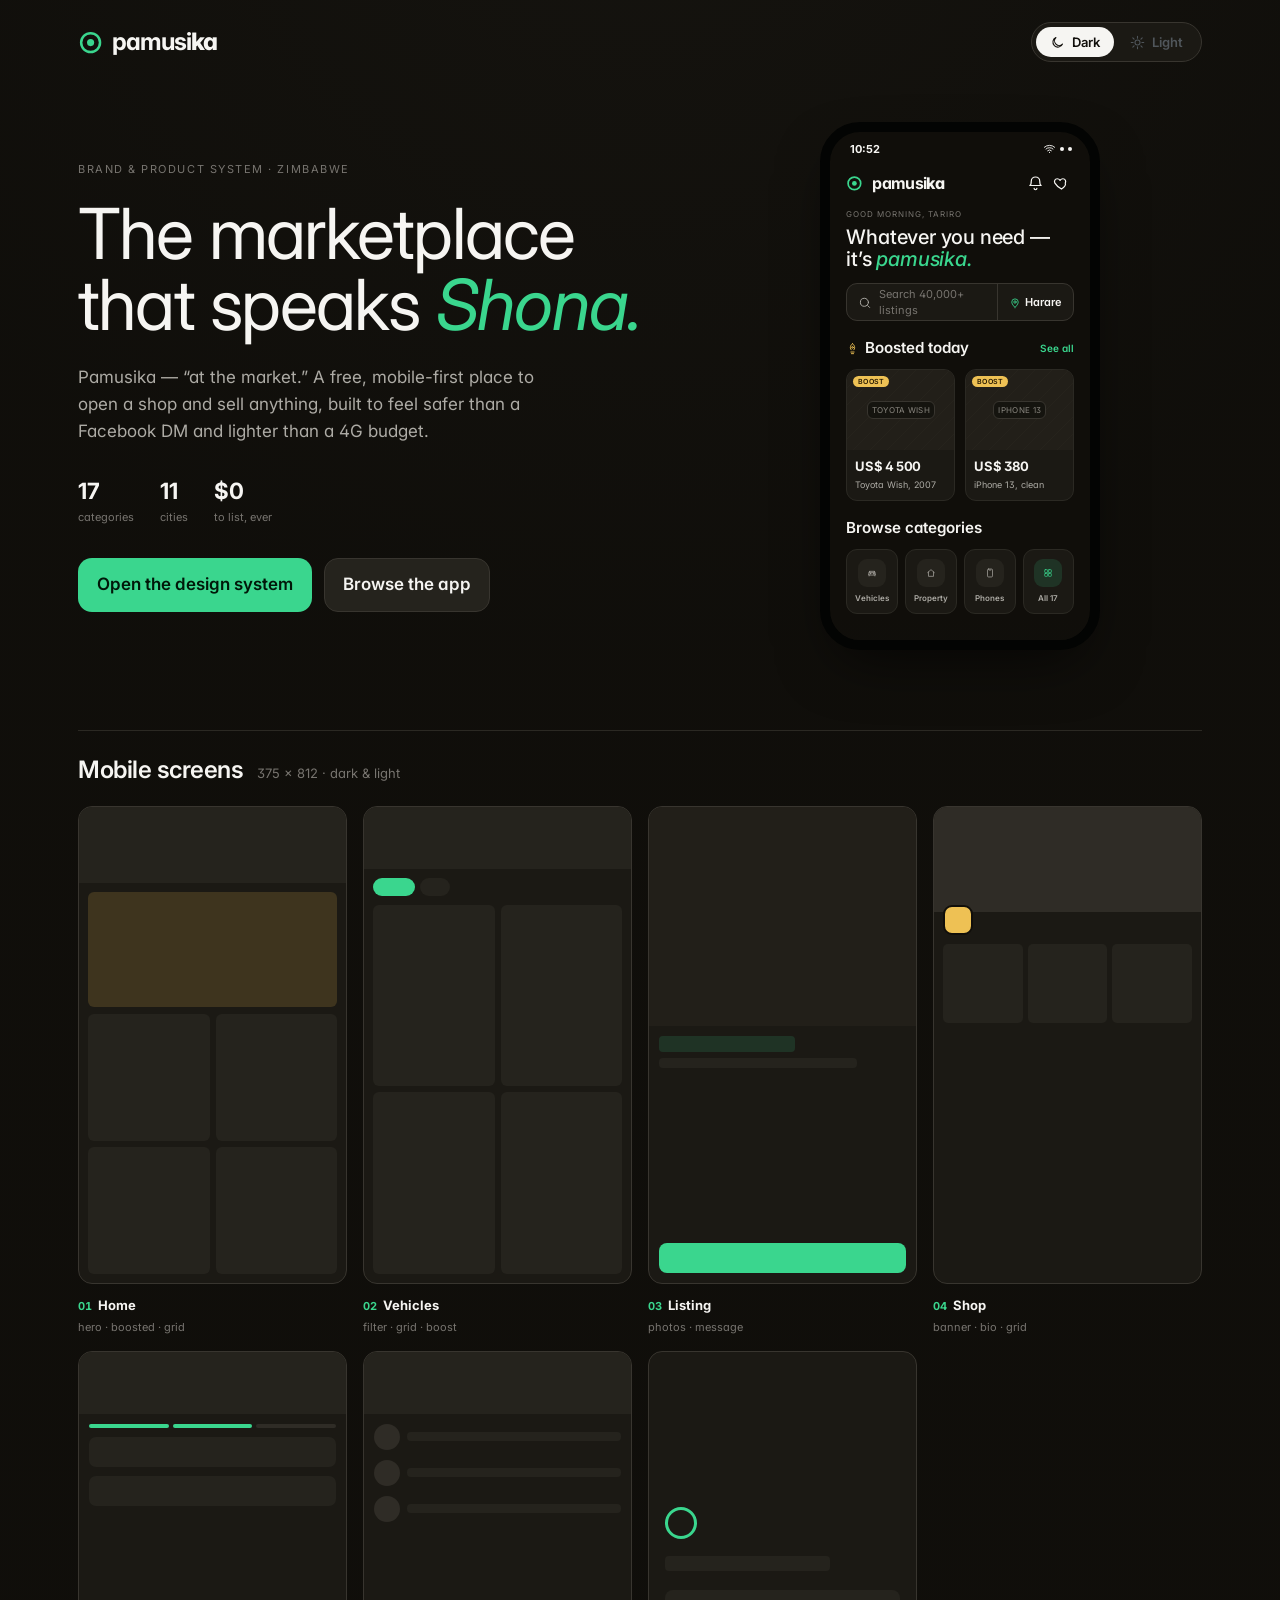
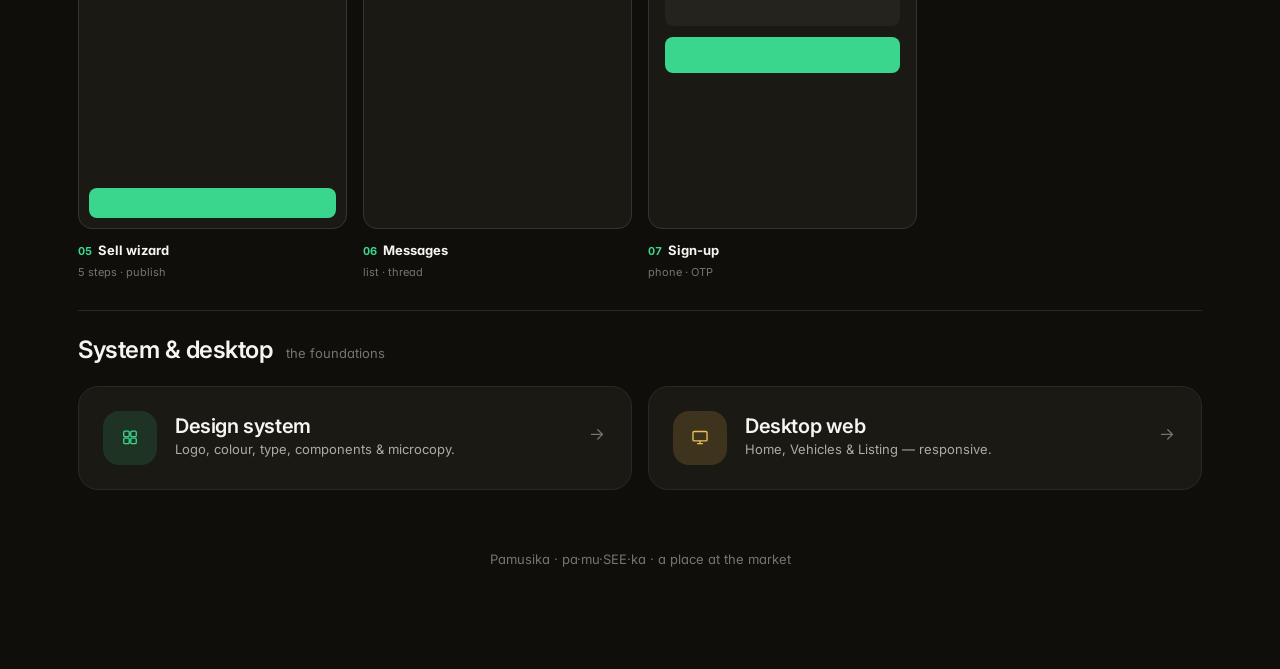
<file: handoff-design/index.html>
<!DOCTYPE html>
<html lang="en" data-theme="light">
<head>
<meta charset="UTF-8">
<meta name="viewport" content="width=device-width, initial-scale=1">
<title>Pamusika</title>
<link rel="stylesheet" href="design/tokens.css">
<link rel="stylesheet" href="design/components.css">
<style>
  body { background: radial-gradient(120% 70% at 50% -10%, var(--bg-elev), var(--bg) 55%); min-height: 100vh; }
  .hub { max-width: 1180px; margin: 0 auto; padding: 0 28px 100px; }

  .hub-top { display: flex; align-items: center; padding: 22px 0 0; }
  .hub-top .wordmark { font-size: 1.5rem; }
  .hub-top .sp { flex: 1; }

  .cover { display: grid; grid-template-columns: 1.1fr 0.9fr; gap: 50px; align-items: center; padding: 60px 0 50px; }
  @media (max-width: 880px){ .cover { grid-template-columns: 1fr; gap: 36px; } }
  .cover .label-eyebrow { margin-bottom: 22px; }
  .cover h1 { font-size: clamp(2.8rem, 6vw, 4.4rem); font-weight: 400; letter-spacing: -0.025em; line-height: 1.0; }
  .cover h1 em { font-style: italic; color: var(--green); }
  .cover p { font-size: var(--fs-lg); color: var(--text-muted); margin-top: 24px; max-width: 480px; line-height: 1.6; }
  .cover .meta { display: flex; gap: 26px; margin-top: 28px; }
  .cover .meta .m .n { font-family: var(--font-mono); font-size: 1.4rem; font-weight: 700; }
  .cover .meta .m .l { font-size: var(--fs-xs); color: var(--text-dim); margin-top: 2px; }
  .cover .cta { display: flex; gap: 12px; margin-top: 32px; flex-wrap: wrap; }

  /* phone in cover */
  .cover-phone { justify-self: center; position: relative; }
  .mini-device { width: 280px; flex: none; border-radius: 40px; border: 10px solid oklch(0.1 0.004 162);
    background: var(--bg); overflow: hidden; box-shadow: var(--shadow-lg); position: relative; }
  [data-theme="light"] .mini-device { border-color: oklch(0.2 0.006 162); }
  .md-status { height: 34px; display: flex; align-items: center; justify-content: space-between; padding: 0 18px 0 20px;
    font-weight: 700; font-size: 11px; }
  .md-status .dots { display: flex; gap: 4px; align-items: center; } .md-status .dots b { width: 4px; height: 4px; border-radius: 50%; background: var(--text); display: block; }
  .md-bar { display: flex; align-items: center; padding: 4px 16px 10px; }
  .md-bar .wordmark { font-size: 1rem; } .md-bar .sp { flex: 1; }
  .md-bar .ic { width: 26px; height: 26px; border-radius: 8px; display: grid; place-items: center; color: var(--text); } .md-bar .ic i { width: 17px; }
  .md-body { padding: 2px 16px 0; }
  .md-eyebrow { font-family: var(--font-mono); font-size: 8px; letter-spacing: 0.12em; text-transform: uppercase; color: var(--text-dim); }
  .md-body h3 { font-family: var(--font-display); font-size: 1.25rem; font-weight: 500; line-height: 1.08; margin-top: 7px; letter-spacing: -0.01em; }
  .md-body h3 em { font-style: italic; color: var(--green); }
  .md-search { display: flex; align-items: center; height: 38px; background: var(--surface); border: 1px solid var(--border);
    border-radius: 11px; margin-top: 13px; overflow: hidden; font-size: 11px; }
  .md-search .q { flex: 1; display: flex; align-items: center; gap: 7px; padding: 0 11px; color: var(--text-dim); } .md-search .q i { width: 14px; color: var(--text-muted); }
  .md-search .loc { display: flex; align-items: center; gap: 4px; padding: 0 11px; height: 100%; border-left: 1px solid var(--border); font-weight: 600; } .md-search .loc i { width: 12px; color: var(--green); }
  .md-shead { display: flex; align-items: center; gap: 6px; margin: 16px 0 9px; font-family: var(--font-display); font-size: .95rem; font-weight: 600; }
  .md-shead i { width: 13px; color: var(--gold); } .md-shead .sp { flex: 1; } .md-shead a { font-size: 10px; color: var(--green); font-weight: 600; font-family: var(--font-ui); }
  .md-rail { display: flex; gap: 10px; }
  .md-card { flex: 1; background: var(--surface); border: 1px solid var(--border-soft); border-radius: 11px; overflow: hidden; position: relative; }
  .md-card .badge { position: absolute; top: 6px; left: 6px; font-size: 7px; padding: 2px 5px; z-index: 1; }
  .md-card .img { aspect-ratio: 4/3; }
  .md-card .cb { padding: 7px 8px 9px; } .md-card .pr { font-family: var(--font-mono); font-weight: 700; font-size: 13px; letter-spacing: -.02em; }
  .md-card .ti { font-size: 9px; color: var(--text-muted); margin-top: 1px; white-space: nowrap; overflow: hidden; text-overflow: ellipsis; }
  .md-cats { display: grid; grid-template-columns: repeat(4, 1fr); gap: 7px; margin-top: 6px; }
  .md-cat { display: flex; flex-direction: column; align-items: center; gap: 5px; padding: 9px 2px; background: var(--surface); border: 1px solid var(--border-soft); border-radius: 11px; }
  .md-cat .cc { width: 28px; height: 28px; border-radius: 9px; background: var(--surface-2); display: grid; place-items: center; } .md-cat .cc i { width: 16px; }
  .md-cat.more .cc { background: var(--green-soft); color: var(--green); }
  .md-cat span { font-size: 8px; font-weight: 600; color: var(--text-muted); }
  .md-fade { height: 26px; background: linear-gradient(transparent, var(--bg)); }

  .sec-title { display: flex; align-items: baseline; gap: 14px; border-top: 1px solid var(--border-soft); padding-top: 26px; margin-top: 30px; }
  .sec-title h2 { font-family: var(--font-display); font-size: 1.5rem; font-weight: 600; white-space: nowrap; }
  .sec-title span { font-family: var(--font-mono); font-size: var(--fs-sm); color: var(--text-dim); }

  .screens { display: grid; grid-template-columns: repeat(4, 1fr); gap: 16px; margin-top: 22px; }
  @media (max-width: 880px){ .screens { grid-template-columns: repeat(2, 1fr); } }
  .scard { display: flex; flex-direction: column; gap: 12px; }
  .scard .thumb { aspect-ratio: 9/16; border-radius: var(--r-md); border: 1px solid var(--border); overflow: hidden;
    display: flex; flex-direction: column; background: var(--surface); transition: border-color .15s, transform .16s var(--ease); }
  .scard:hover .thumb { border-color: var(--green); transform: translateY(-4px); }
  .scard .cap b { font-size: var(--fs-sm); font-weight: 700; display: flex; align-items: center; gap: 6px; }
  .scard .cap b .num { font-family: var(--font-mono); font-size: var(--fs-xs); color: var(--green); }
  .scard .cap p { font-size: var(--fs-xs); color: var(--text-dim); font-family: var(--font-mono); margin-top: 3px; }

  .big-links { display: grid; grid-template-columns: 1fr 1fr; gap: 16px; margin-top: 22px; }
  @media (max-width: 880px){ .big-links { grid-template-columns: 1fr; } }
  .blink { display: flex; align-items: center; gap: 18px; padding: 24px; background: var(--surface);
    border: 1px solid var(--border-soft); border-radius: var(--r-lg); transition: border-color .15s, transform .16s var(--ease); }
  .blink:hover { border-color: var(--green); transform: translateY(-3px); }
  .blink .ic { width: 54px; height: 54px; border-radius: 16px; display: grid; place-items: center; flex: none; }
  .blink.ds .ic { background: var(--green-soft); color: var(--green); } .blink.web .ic { background: var(--gold-soft); color: var(--gold); }
  .blink .ic i { width: 28px; }
  .blink h3 { font-family: var(--font-display); font-size: 1.25rem; font-weight: 600; }
  .blink p { font-size: var(--fs-sm); color: var(--text-muted); margin-top: 3px; }
  .blink .go { margin-left: auto; color: var(--text-dim); } .blink .go i { width: 20px; }

  .hub-foot { text-align: center; margin-top: 60px; font-size: var(--fs-sm); color: var(--text-dim); }
</style>
</head>
<body>
<div class="hub">
  <div class="hub-top">
    <span class="wordmark"><span class="mark"><svg viewBox="0 0 24 24"><circle class="ring" cx="12" cy="12" r="9" stroke-width="2.4"/><circle class="dot" cx="12" cy="12" r="3.4"/></svg></span><span class="w">pamusi<b>ka</b></span></span>
    <span class="sp"></span>
    <div class="ctrl-toggle" data-toggle="theme">
      <button data-theme="dark"><i data-i="moon"></i>Dark</button>
      <button data-theme="light"><i data-i="sun"></i>Light</button>
    </div>
  </div>

  <div class="cover">
    <div>
      <div class="label-eyebrow">Brand &amp; product system · Zimbabwe</div>
      <h1>The marketplace<br>that speaks <em>Shona.</em></h1>
      <p>Pamusika — “at the market.” A free, mobile-first place to open a shop and sell anything, built to feel safer than a Facebook DM and lighter than a 4G budget.</p>
      <div class="meta">
        <div class="m"><div class="n">17</div><div class="l">categories</div></div>
        <div class="m"><div class="n">11</div><div class="l">cities</div></div>
        <div class="m"><div class="n">$0</div><div class="l">to list, ever</div></div>
      </div>
      <div class="cta">
        <a class="btn btn-primary btn-lg" href="design/index.html">Open the design system</a>
        <a class="btn btn-lg" href="screens/home.html">Browse the app</a>
      </div>
    </div>
    <div class="cover-phone">
      <div class="mini-device">
        <div class="md-status">
          <span class="sb-time">9:41</span>
          <span class="dots"><i data-i="wifi" style="width:13px"></i><b></b><b></b></span>
        </div>
        <div class="md-bar">
          <span class="wordmark"><span class="mark"><svg viewBox="0 0 24 24"><circle class="ring" cx="12" cy="12" r="9" stroke-width="2.4"/><circle class="dot" cx="12" cy="12" r="3.4"/></svg></span><span class="w">pamusi<b>ka</b></span></span>
          <span class="sp"></span>
          <span class="ic"><i data-i="bell"></i></span>
          <span class="ic"><i data-i="heart"></i></span>
        </div>
        <div class="md-body">
          <div class="md-eyebrow">Good morning, Tariro</div>
          <h3>Whatever you need —<br>it’s <em>pamusika.</em></h3>
          <div class="md-search">
            <span class="q"><i data-i="search"></i>Search 40,000+ listings</span>
            <span class="loc"><i data-i="pin"></i>Harare</span>
          </div>
          <div class="md-shead"><i data-i="boost"></i>Boosted today<span class="sp"></span><a>See all</a></div>
          <div class="md-rail">
            <div class="md-card"><span class="badge badge-boost">Boost</span><div class="img ph"><span class="ph-tag" style="font-size:8px;padding:2px 4px">toyota wish</span></div><div class="cb"><div class="pr">US$ 4&thinsp;500</div><div class="ti">Toyota Wish, 2007</div></div></div>
            <div class="md-card"><span class="badge badge-boost">Boost</span><div class="img ph"><span class="ph-tag" style="font-size:8px;padding:2px 4px">iphone 13</span></div><div class="cb"><div class="pr">US$ 380</div><div class="ti">iPhone 13, clean</div></div></div>
          </div>
          <div class="md-shead" style="color:var(--text)">Browse categories</div>
          <div class="md-cats">
            <div class="md-cat"><span class="cc"><i data-i="car"></i></span><span>Vehicles</span></div>
            <div class="md-cat"><span class="cc"><i data-i="home"></i></span><span>Property</span></div>
            <div class="md-cat"><span class="cc"><i data-i="phoneframe"></i></span><span>Phones</span></div>
            <div class="md-cat more"><span class="cc"><i data-i="grid"></i></span><span>All 17</span></div>
          </div>
        </div>
        <div class="md-fade"></div>
      </div>
    </div>
  </div>

  <div class="sec-title"><h2>Mobile screens</h2><span>375 × 812 · dark &amp; light</span></div>
  <div class="screens" id="screens"></div>

  <div class="sec-title"><h2>System &amp; desktop</h2><span>the foundations</span></div>
  <div class="big-links">
    <a class="blink ds" href="design/index.html">
      <span class="ic"><i data-i="grid"></i></span>
      <div><h3>Design system</h3><p>Logo, colour, type, components &amp; microcopy.</p></div>
      <span class="go"><i data-i="arrowright"></i></span>
    </a>
    <a class="blink web" href="screens/desktop.html">
      <span class="ic"><i data-i="desktop"></i></span>
      <div><h3>Desktop web</h3><p>Home, Vehicles &amp; Listing — responsive.</p></div>
      <span class="go"><i data-i="arrowright"></i></span>
    </a>
  </div>

  <div class="hub-foot">Pamusika · pa·mu·SEE·ka · a place at the market</div>
</div>

<script src="design/icons.js"></script>
<script src="design/shell.js"></script>
<script>
  const S = [
    ['home','Home','hero · boosted · grid','t-home'],
    ['vehicles','Vehicles','filter · grid · boost','t-veh'],
    ['listing','Listing','photos · message','t-lst'],
    ['shop','Shop','banner · bio · grid','t-shop'],
    ['sell','Sell wizard','5 steps · publish','t-sell'],
    ['messages','Messages','list · thread','t-msg'],
    ['signup','Sign-up','phone · OTP','t-sign'],
  ];
  const T = {
    'home':'<div style="height:16%;background:var(--surface-2)"></div><div style="flex:1;padding:9px;display:flex;flex-direction:column;gap:7px"><div style="height:30%;background:var(--gold-soft);border-radius:6px"></div><div style="display:grid;grid-template-columns:1fr 1fr;gap:6px;flex:1"><div style="background:var(--surface-2);border-radius:6px"></div><div style="background:var(--surface-2);border-radius:6px"></div><div style="background:var(--surface-2);border-radius:6px"></div><div style="background:var(--surface-2);border-radius:6px"></div></div></div>',
    'vehicles':'<div style="height:13%;background:var(--surface-2)"></div><div style="padding:9px;display:flex;gap:5px"><div style="height:18px;width:42px;background:var(--green);border-radius:99px"></div><div style="height:18px;width:30px;background:var(--surface-2);border-radius:99px"></div></div><div style="flex:1;padding:0 9px 9px;display:grid;grid-template-columns:1fr 1fr;gap:6px"><div style="background:var(--surface-2);border-radius:6px"></div><div style="background:var(--surface-2);border-radius:6px"></div><div style="background:var(--surface-2);border-radius:6px"></div><div style="background:var(--surface-2);border-radius:6px"></div></div>',
    'listing':'<div style="height:46%;background:var(--ph-a)"></div><div style="padding:10px;display:flex;flex-direction:column;gap:6px;flex:1"><div style="height:16px;width:55%;background:var(--green-soft);border-radius:4px"></div><div style="height:10px;width:80%;background:var(--surface-2);border-radius:4px"></div><div style="margin-top:auto;height:30px;background:var(--green);border-radius:8px"></div></div>',
    'shop':'<div style="height:22%;background:var(--surface-3)"></div><div style="padding:9px;margin-top:-16px;flex:1"><div style="width:30px;height:30px;border-radius:9px;background:var(--gold);border:2px solid var(--bg)"></div><div style="display:grid;grid-template-columns:1fr 1fr 1fr;gap:5px;margin-top:9px"><div style="aspect-ratio:1;background:var(--surface-2);border-radius:5px"></div><div style="aspect-ratio:1;background:var(--surface-2);border-radius:5px"></div><div style="aspect-ratio:1;background:var(--surface-2);border-radius:5px"></div></div></div>',
    'sell':'<div style="height:13%;background:var(--surface-2)"></div><div style="padding:10px;display:flex;flex-direction:column;gap:9px;flex:1"><div style="display:flex;gap:4px"><div style="flex:1;height:4px;background:var(--green);border-radius:9px"></div><div style="flex:1;height:4px;background:var(--green);border-radius:9px"></div><div style="flex:1;height:4px;background:var(--surface-3);border-radius:9px"></div></div><div style="height:30px;background:var(--surface-2);border-radius:7px"></div><div style="height:30px;background:var(--surface-2);border-radius:7px"></div><div style="margin-top:auto;height:30px;background:var(--green);border-radius:8px"></div></div>',
    'messages':'<div style="height:13%;background:var(--surface-2)"></div><div style="flex:1;padding:10px;display:flex;flex-direction:column;gap:10px"><div style="display:flex;gap:7px;align-items:center"><div style="width:26px;height:26px;border-radius:50%;background:var(--surface-3)"></div><div style="flex:1;height:9px;background:var(--surface-2);border-radius:4px"></div></div><div style="display:flex;gap:7px;align-items:center"><div style="width:26px;height:26px;border-radius:50%;background:var(--surface-3)"></div><div style="flex:1;height:9px;background:var(--surface-2);border-radius:4px"></div></div><div style="display:flex;gap:7px;align-items:center"><div style="width:26px;height:26px;border-radius:50%;background:var(--surface-3)"></div><div style="flex:1;height:9px;background:var(--surface-2);border-radius:4px"></div></div></div>',
    'signup':'<div style="flex:1;padding:16px;display:flex;flex-direction:column;justify-content:center;gap:11px"><div style="width:32px;height:32px;border-radius:50%;border:3px solid var(--green);margin-bottom:6px"></div><div style="height:15px;width:70%;background:var(--surface-2);border-radius:4px"></div><div style="height:36px;background:var(--surface-2);border-radius:8px;margin-top:8px"></div><div style="height:36px;background:var(--green);border-radius:8px"></div></div>',
  };
  document.getElementById('screens').innerHTML = S.map((s,i)=>`
    <a class="scard" href="screens/${s[0]}.html">
      <span class="thumb">${T[s[0]]}</span>
      <span class="cap"><b><span class="num">0${i+1}</span> ${s[1]}</b><p>${s[2]}</p></span>
    </a>`).join('');
  if(window.PamIcons) window.PamIcons.render();
</script>
</body>
</html>
</file>
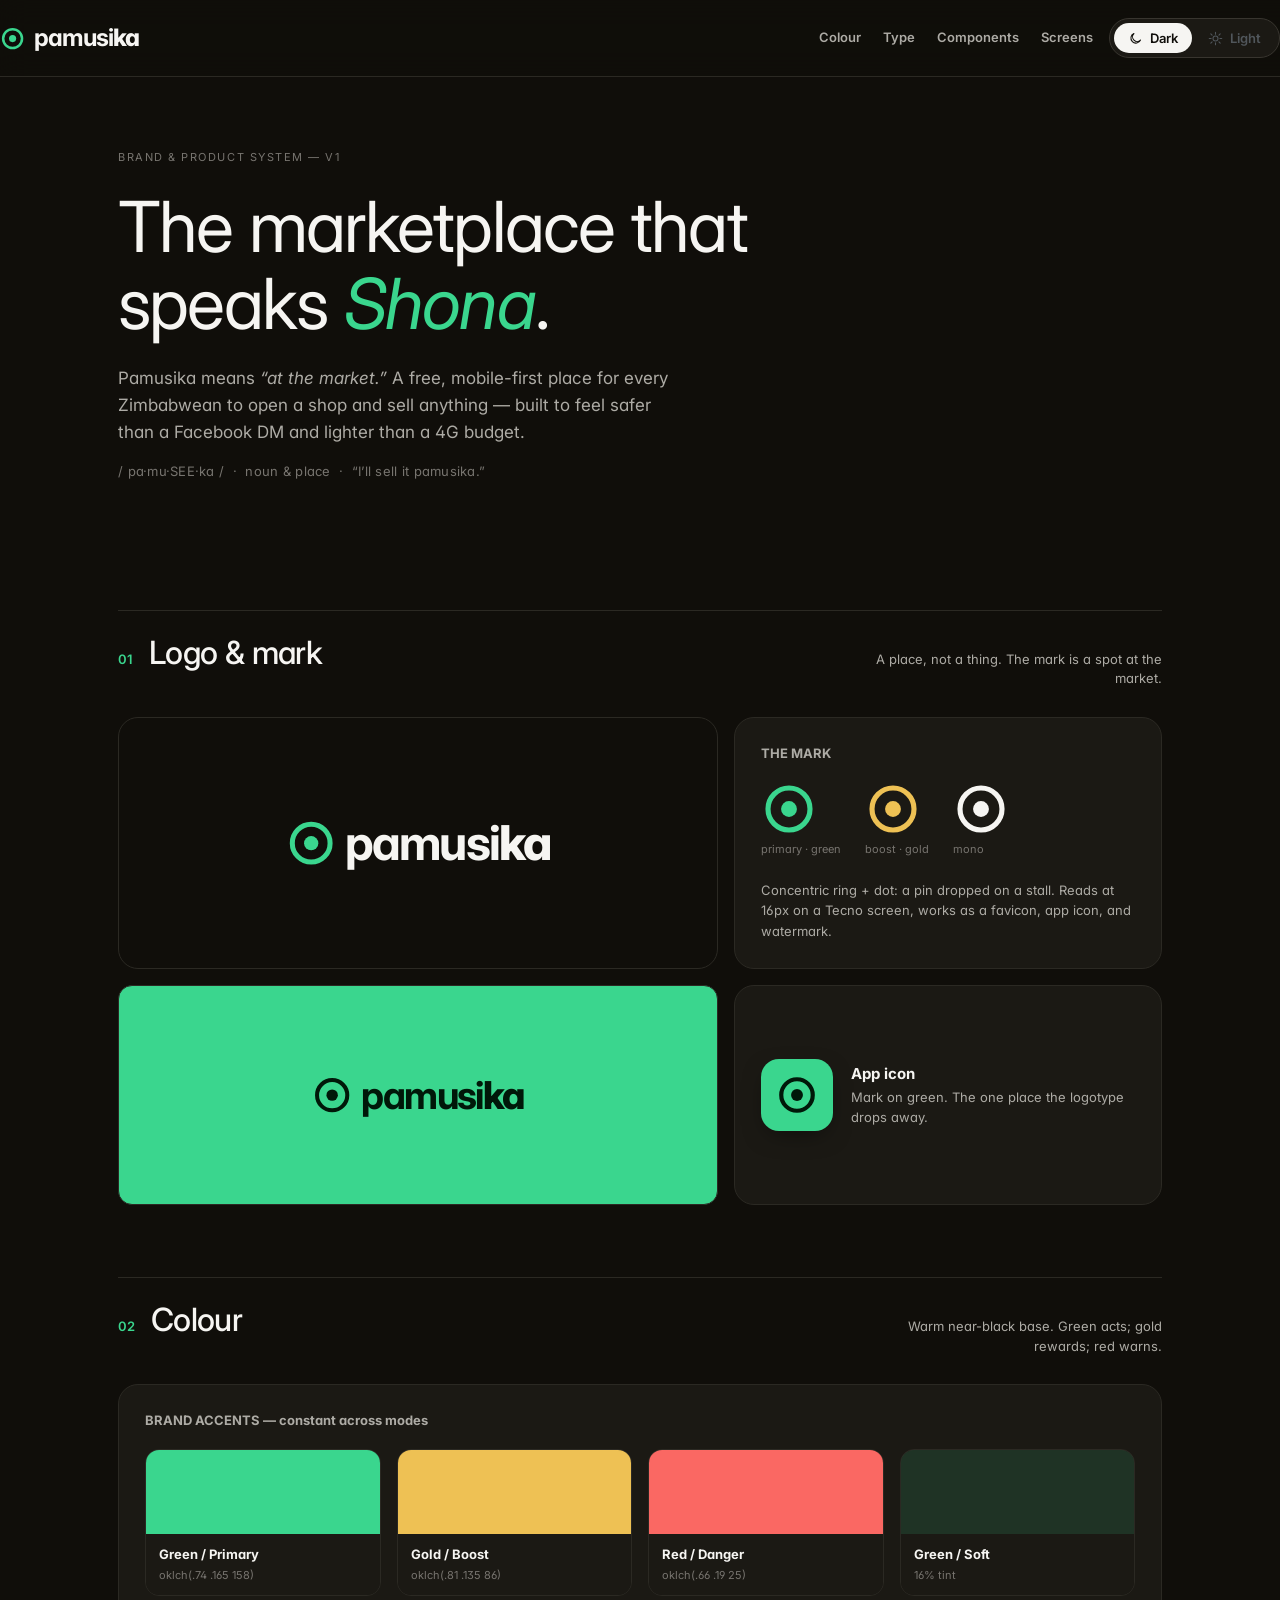
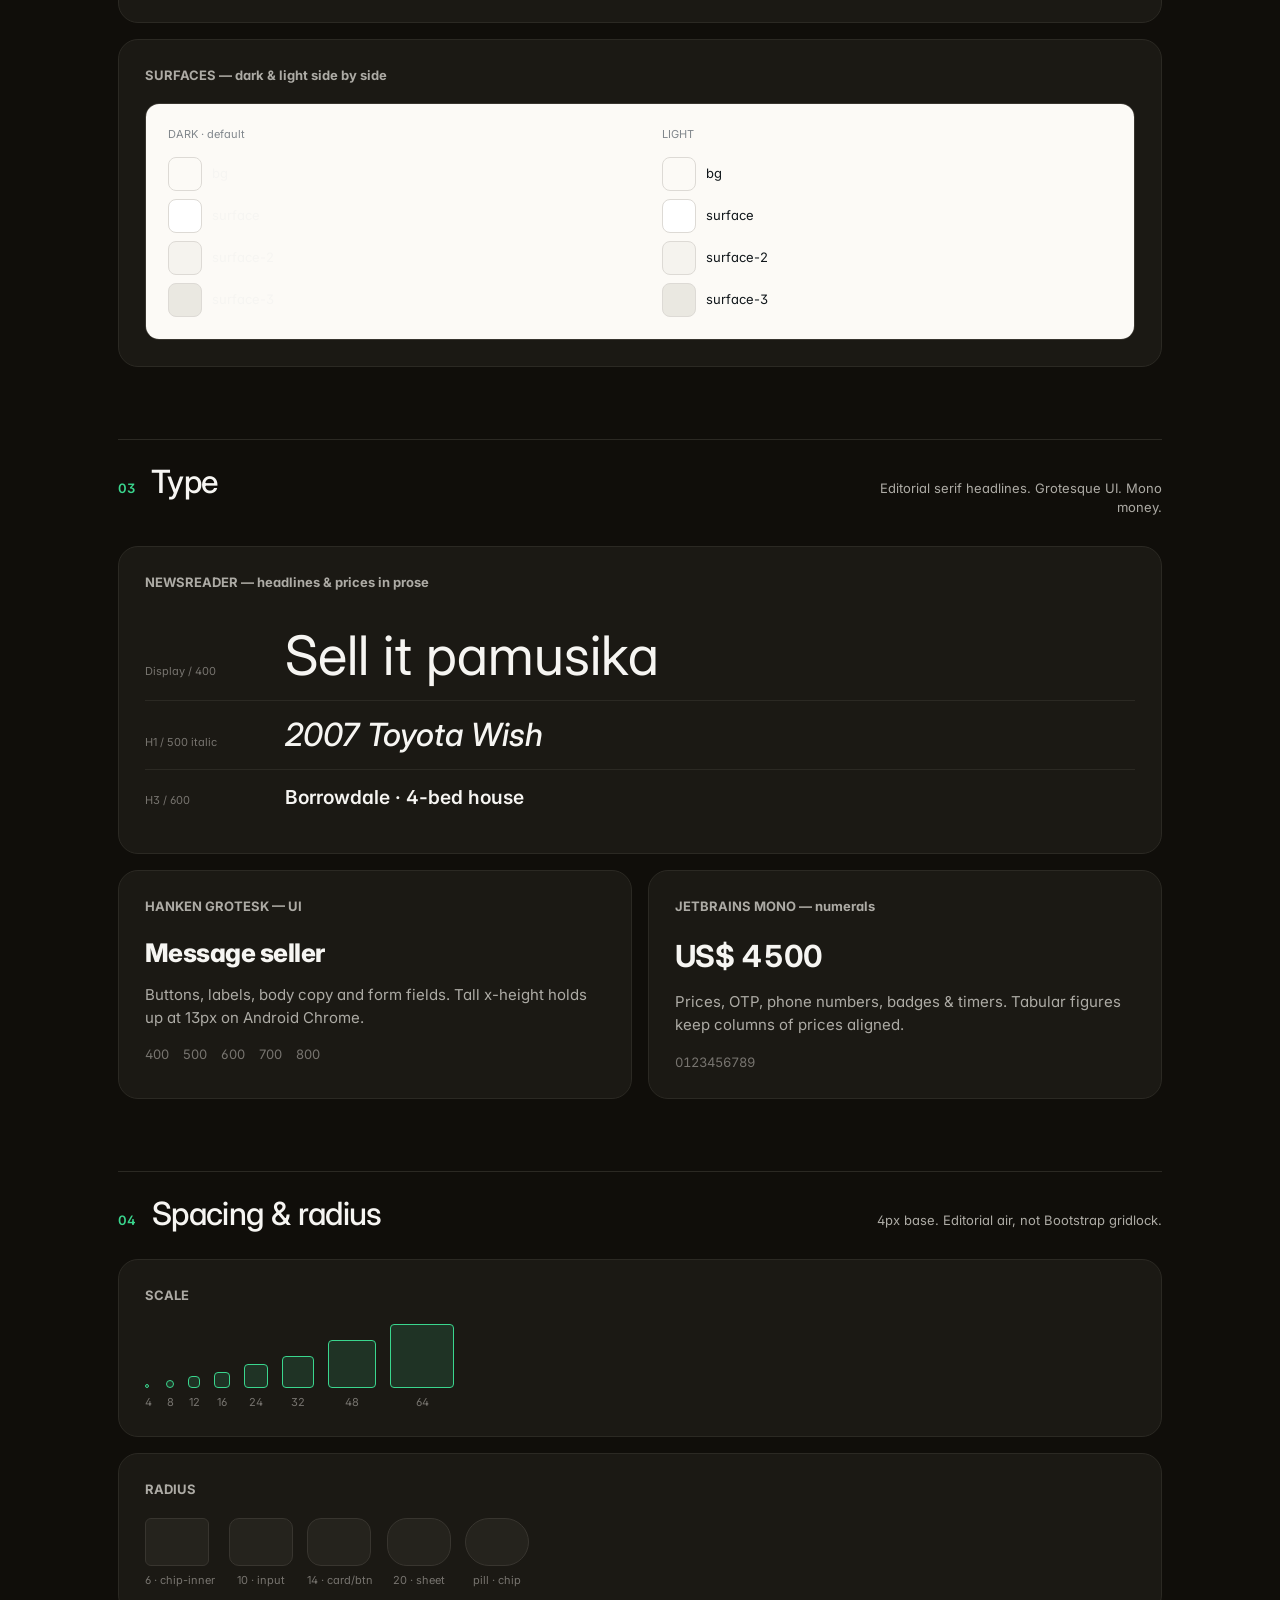
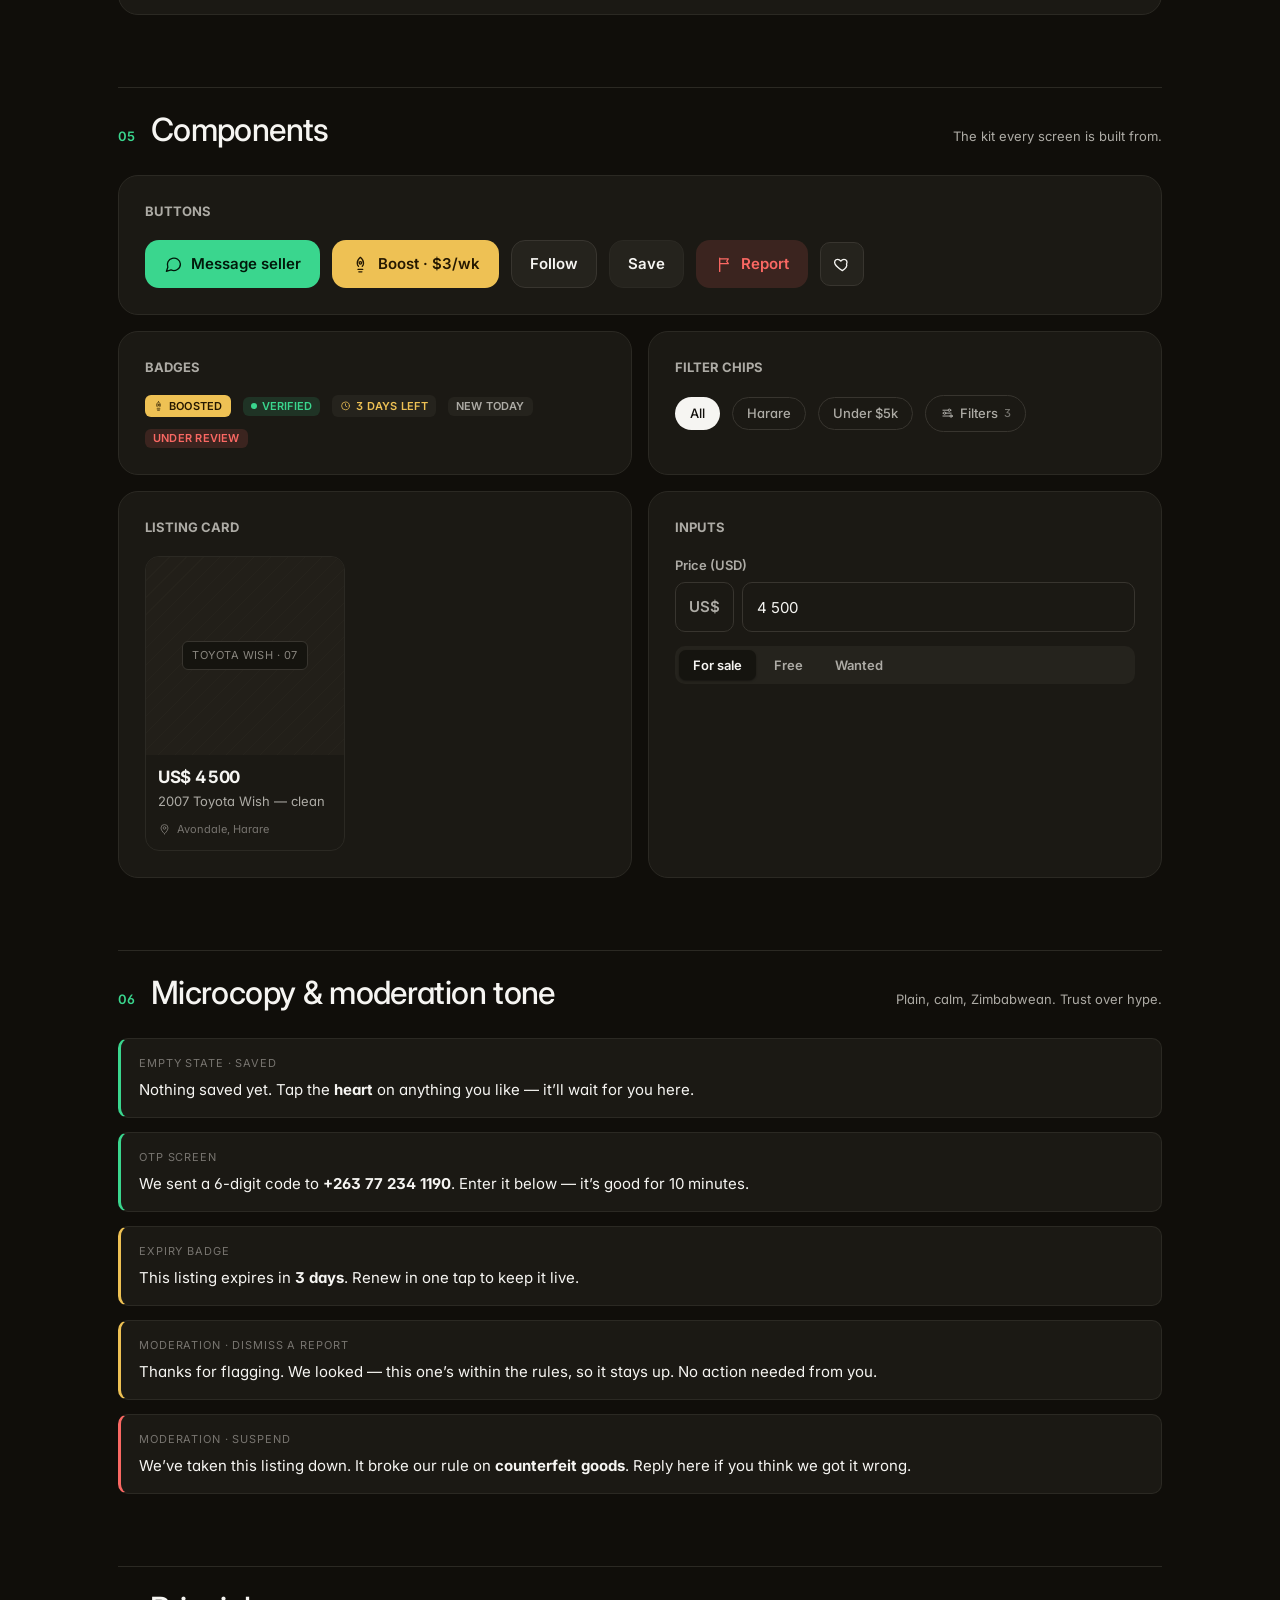
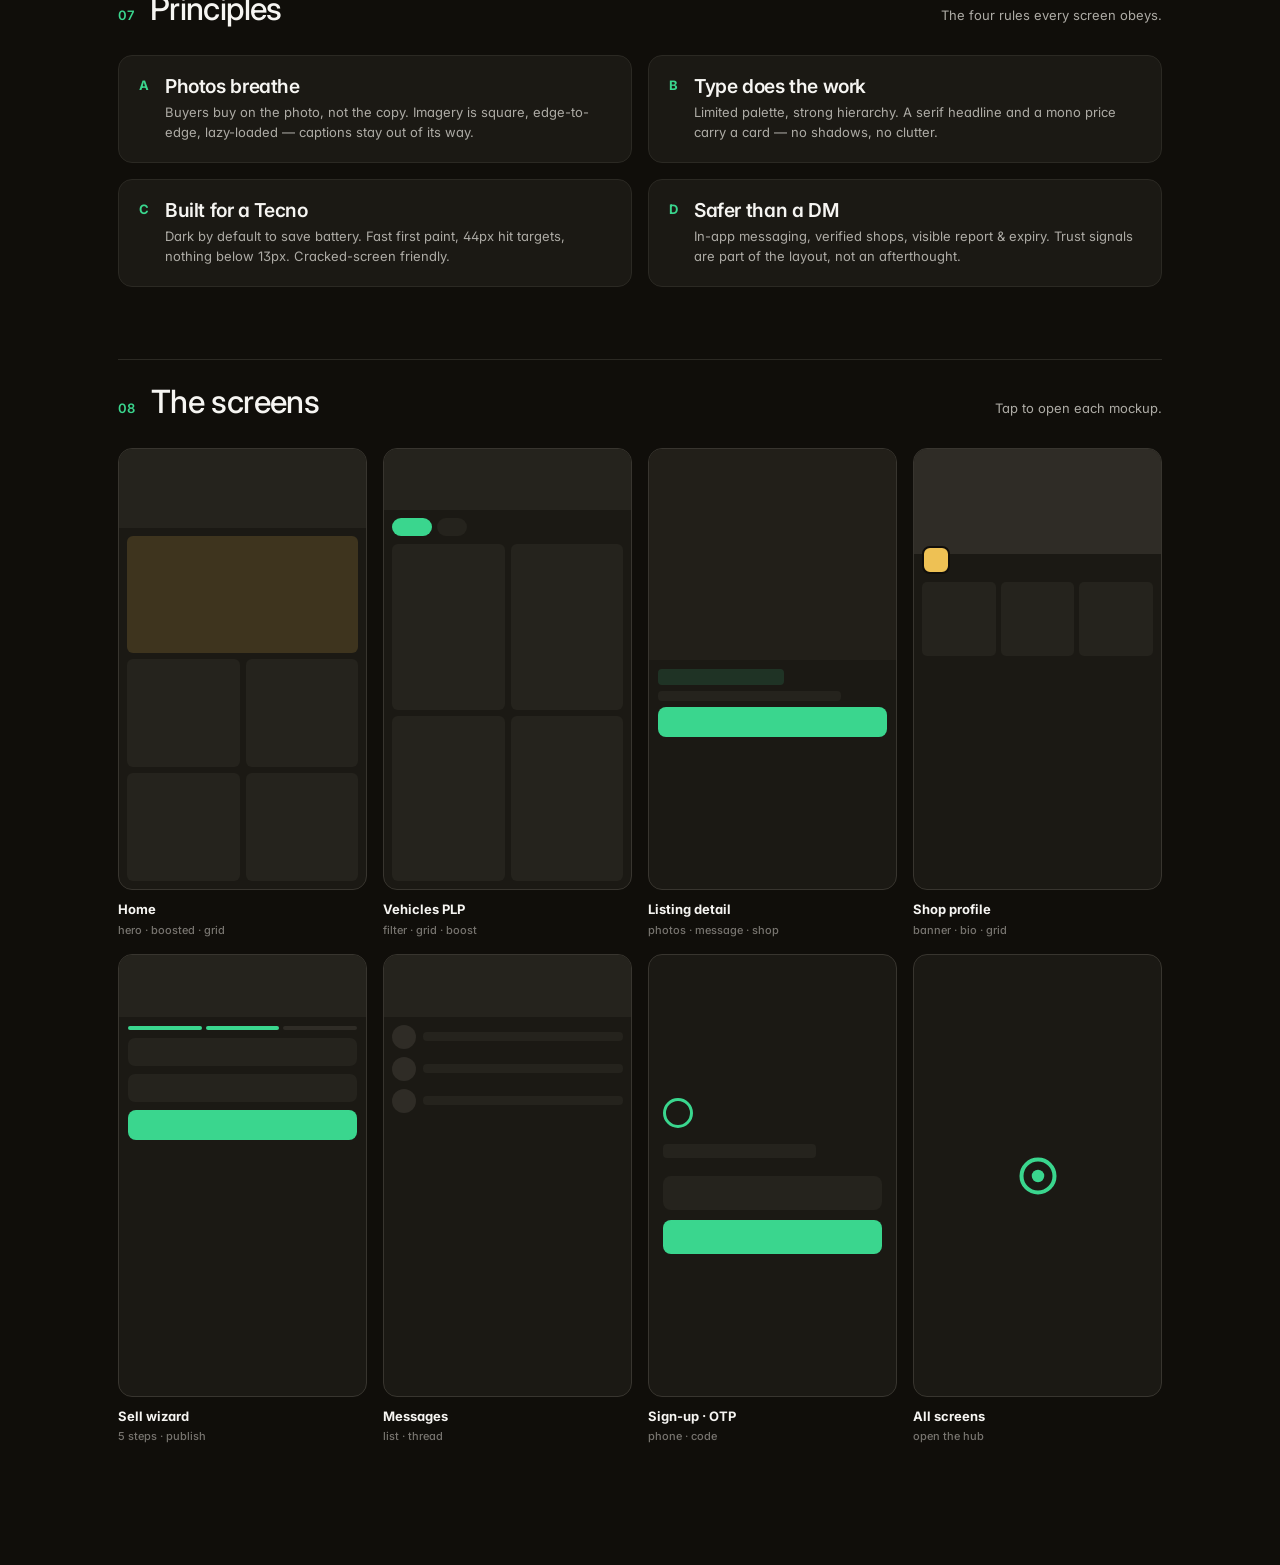
<file: handoff-design/design/index.html>
<!DOCTYPE html>
<html lang="en" data-theme="light">
<head>
<meta charset="UTF-8">
<meta name="viewport" content="width=device-width, initial-scale=1">
<title>Pamusika — Design System</title>
<link rel="stylesheet" href="tokens.css">
<link rel="stylesheet" href="components.css">
<style>
  body { background: var(--bg); }
  .ds { max-width: 1100px; margin: 0 auto; padding: 0 28px 120px; }

  /* top bar */
  .ds-top { position: sticky; top: 0; z-index: 50; display: flex; align-items: center; gap: 16px;
    padding: 18px 28px; background: color-mix(in oklab, var(--bg) 86%, transparent);
    backdrop-filter: blur(14px); border-bottom: 1px solid var(--border-soft); margin: 0 -28px 0; }
  .ds-top .wordmark { font-size: 1.5rem; }
  .ds-top .spacer { flex: 1; }
  .ds-top nav { display: none; gap: 22px; font-size: var(--fs-sm); color: var(--text-muted); font-weight: 600; }
  @media (min-width: 800px){ .ds-top nav { display: flex; } }
  .ds-top nav a:hover { color: var(--text); }

  /* hero */
  .ds-hero { padding: 72px 0 56px; max-width: 760px; }
  .ds-hero .label-eyebrow { margin-bottom: 22px; }
  .ds-hero h1 { font-size: var(--fs-display); font-weight: 400; letter-spacing: -0.025em; }
  .ds-hero h1 em { font-style: italic; color: var(--green); }
  .ds-hero p { margin-top: 22px; font-size: var(--fs-lg); color: var(--text-muted); max-width: 560px; line-height: 1.6; }
  .ds-hero .pron { font-family: var(--font-mono); font-size: var(--fs-sm); color: var(--text-dim);
    margin-top: 16px; letter-spacing: 0.02em; }

  section { padding-top: 72px; }
  .sec-head { display: flex; align-items: baseline; gap: 16px; margin-bottom: 28px;
    border-top: 1px solid var(--border-soft); padding-top: 24px; }
  .sec-head .n { font-family: var(--font-mono); font-size: var(--fs-sm); color: var(--green); font-weight: 600; }
  .sec-head h2 { font-size: var(--fs-h1); font-weight: 500; }
  .sec-head p { color: var(--text-muted); font-size: var(--fs-sm); margin-left: auto; max-width: 300px; text-align: right; }
  @media (max-width: 640px){ .sec-head p { display: none; } }

  .grid { display: grid; gap: 16px; }
  .panel { background: var(--surface); border: 1px solid var(--border-soft); border-radius: var(--r-lg); padding: 26px; }
  .panel-head { font-size: var(--fs-sm); font-weight: 700; color: var(--text-muted); margin-bottom: 18px;
    display: flex; align-items: center; justify-content: space-between; }

  /* logo showcase */
  .logo-grid { grid-template-columns: 1fr; }
  @media (min-width: 720px){ .logo-grid { grid-template-columns: 1.4fr 1fr; } }
  .logo-stage { display: grid; place-items: center; min-height: 220px; gap: 0; }
  .logo-stage.dark { background: var(--bg); }
  .logo-stage.green { background: var(--green); border-radius: var(--r-md); }
  .logo-stage.green .wordmark, .logo-stage.green .wordmark .w { color: var(--green-ink); }
  .logo-stage.green .mark .ring { stroke: var(--green-ink); } .logo-stage.green .mark .dot { fill: var(--green-ink); }
  .mark-row { display: flex; align-items: center; gap: 24px; flex-wrap: wrap; }
  .mark-spec { display: flex; flex-direction: column; gap: 4px; }
  .mark-spec .mark { width: 56px; height: 56px; }
  .mark-cap { font-family: var(--font-mono); font-size: var(--fs-xs); color: var(--text-dim); }

  /* color */
  .swatches { grid-template-columns: repeat(2, 1fr); }
  @media (min-width: 640px){ .swatches { grid-template-columns: repeat(4, 1fr); } }
  .sw { border-radius: var(--r-md); overflow: hidden; border: 1px solid var(--border-soft); }
  .sw .chip-c { height: 84px; }
  .sw .meta { padding: 11px 13px; background: var(--surface); }
  .sw .meta .nm { font-size: var(--fs-sm); font-weight: 700; }
  .sw .meta .vl { font-family: var(--font-mono); font-size: var(--fs-xs); color: var(--text-dim); margin-top: 3px; }
  .mode-pair { display: grid; grid-template-columns: 1fr 1fr; gap: 0; border-radius: var(--r-md); overflow: hidden; border: 1px solid var(--border); }
  .mode-pair > div { padding: 22px; }

  /* type */
  .type-row { display: flex; align-items: baseline; gap: 20px; padding: 18px 0; border-bottom: 1px solid var(--border-soft); flex-wrap: wrap; }
  .type-row .spec { font-family: var(--font-mono); font-size: var(--fs-xs); color: var(--text-dim); width: 120px; flex: none; }
  .scale-display { font-family: var(--font-display); line-height: 1; }

  /* components demo */
  .demo { display: flex; flex-wrap: wrap; gap: 12px; align-items: center; }
  .demo-col { display: flex; flex-direction: column; gap: 14px; }
  .spacing-row { display: flex; align-items: flex-end; gap: 14px; flex-wrap: wrap; }
  .sp-box { background: var(--green-soft); border: 1px solid var(--green); border-radius: 4px; }
  .sp-cap { font-family: var(--font-mono); font-size: var(--fs-xs); color: var(--text-dim); text-align: center; margin-top: 6px; }

  .principles { grid-template-columns: 1fr; }
  @media (min-width: 720px){ .principles { grid-template-columns: 1fr 1fr; } }
  .prin { display: flex; gap: 16px; padding: 20px; background: var(--surface); border: 1px solid var(--border-soft); border-radius: var(--r-md); }
  .prin .n { font-family: var(--font-mono); color: var(--green); font-weight: 700; font-size: var(--fs-sm); flex: none; }
  .prin h4 { font-family: var(--font-display); font-size: var(--fs-h3); font-weight: 600; margin-bottom: 5px; }
  .prin p { font-size: var(--fs-sm); color: var(--text-muted); line-height: 1.55; }

  .screens-grid { grid-template-columns: repeat(2, 1fr); }
  @media (min-width: 700px){ .screens-grid { grid-template-columns: repeat(4, 1fr); } }
  .screen-link { display: flex; flex-direction: column; gap: 10px; }
  .screen-link .thumb { aspect-ratio: 9/16; border-radius: var(--r-md); border: 1px solid var(--border);
    background: var(--surface); display: flex; flex-direction: column; overflow: hidden; transition: border-color .15s, transform .15s var(--ease); }
  .screen-link:hover .thumb { border-color: var(--green); transform: translateY(-3px); }
  .screen-link .tt { font-size: var(--fs-sm); font-weight: 700; }
  .screen-link .tt span { display: block; font-weight: 500; color: var(--text-dim); font-family: var(--font-mono); font-size: var(--fs-xs); margin-top: 2px; }

  .copytone { display: grid; gap: 14px; }
  .ct { background: var(--surface); border: 1px solid var(--border-soft); border-left: 3px solid var(--green); border-radius: var(--r-sm); padding: 16px 18px; }
  .ct.warn { border-left-color: var(--gold); }
  .ct.danger { border-left-color: var(--danger); }
  .ct .ct-k { font-family: var(--font-mono); font-size: var(--fs-xs); color: var(--text-dim); text-transform: uppercase; letter-spacing: 0.08em; margin-bottom: 7px; }
  .ct .ct-v { font-size: var(--fs-base); }
  .ct .ct-v strong { font-weight: 700; }
</style>
</head>
<body>

<div class="ds-top">
  <span class="wordmark"><span class="mark"><svg viewBox="0 0 24 24"><circle class="ring" cx="12" cy="12" r="9" stroke-width="2.4"/><circle class="dot" cx="12" cy="12" r="3.4"/></svg></span><span class="w">pamusi<b>ka</b></span></span>
  <span class="spacer"></span>
  <nav>
    <a href="#colour">Colour</a>
    <a href="#type">Type</a>
    <a href="#components">Components</a>
    <a href="#screens">Screens</a>
  </nav>
  <div class="ctrl-toggle" data-toggle="theme">
    <button data-theme="dark"><i data-i="moon"></i>Dark</button>
    <button data-theme="light"><i data-i="sun"></i>Light</button>
  </div>
</div>

<div class="ds">

  <!-- HERO -->
  <div class="ds-hero">
    <div class="label-eyebrow">Brand &amp; product system — v1</div>
    <h1>The marketplace that speaks <em>Shona</em>.</h1>
    <p>Pamusika means <em>“at the market.”</em> A free, mobile-first place for every Zimbabwean to open a shop and sell anything — built to feel safer than a Facebook DM and lighter than a 4G budget.</p>
    <div class="pron">/ pa·mu·SEE·ka /&nbsp;&nbsp;·&nbsp;&nbsp;noun &amp; place&nbsp;&nbsp;·&nbsp;&nbsp;“I’ll sell it pamusika.”</div>
  </div>

  <!-- LOGO -->
  <section id="logo">
    <div class="sec-head"><span class="n">01</span><h2>Logo &amp; mark</h2><p>A place, not a thing. The mark is a spot at the market.</p></div>
    <div class="grid logo-grid">
      <div class="panel logo-stage dark">
        <span class="wordmark" style="font-size: 3rem;"><span class="mark"><svg viewBox="0 0 24 24"><circle class="ring" cx="12" cy="12" r="9" stroke-width="2.4"/><circle class="dot" cx="12" cy="12" r="3.4"/></svg></span><span class="w">pamusi<b>ka</b></span></span>
      </div>
      <div class="panel">
        <div class="panel-head">THE MARK</div>
        <div class="mark-row">
          <div class="mark-spec">
            <span class="mark"><svg viewBox="0 0 24 24"><circle class="ring" cx="12" cy="12" r="9" stroke-width="2.2"/><circle class="dot" cx="12" cy="12" r="3.4"/></svg></span>
            <span class="mark-cap">primary · green</span>
          </div>
          <div class="mark-spec">
            <span class="mark gold"><svg viewBox="0 0 24 24"><circle class="ring" cx="12" cy="12" r="9" stroke-width="2.2"/><circle class="dot" cx="12" cy="12" r="3.4"/></svg></span>
            <span class="mark-cap">boost · gold</span>
          </div>
          <div class="mark-spec">
            <span class="mark" style="color:var(--text)"><svg viewBox="0 0 24 24"><circle cx="12" cy="12" r="9" fill="none" stroke="currentColor" stroke-width="2.2"/><circle cx="12" cy="12" r="3.4" fill="currentColor"/></svg></span>
            <span class="mark-cap">mono</span>
          </div>
        </div>
        <p style="font-size:var(--fs-sm); color:var(--text-muted); margin-top:22px; line-height:1.6;">Concentric ring + dot: a pin dropped on a stall. Reads at 16px on a Tecno screen, works as a favicon, app icon, and watermark.</p>
      </div>
    </div>
    <div class="grid logo-grid" style="margin-top:16px;">
      <div class="panel logo-stage green">
        <span class="wordmark" style="font-size: 2.4rem;"><span class="mark"><svg viewBox="0 0 24 24"><circle class="ring" cx="12" cy="12" r="9" stroke-width="2.4"/><circle class="dot" cx="12" cy="12" r="3.4"/></svg></span><span class="w">pamusi<b>ka</b></span></span>
      </div>
      <div class="panel" style="display:flex; align-items:center; gap:18px;">
        <div style="width:72px;height:72px;border-radius:18px;background:var(--green);display:grid;place-items:center;flex:none;box-shadow:var(--shadow-md);">
          <span class="mark" style="width:42px;height:42px;"><svg viewBox="0 0 24 24"><circle cx="12" cy="12" r="9" fill="none" stroke="var(--green-ink)" stroke-width="2.4"/><circle cx="12" cy="12" r="3.4" fill="var(--green-ink)"/></svg></span>
        </div>
        <div>
          <div style="font-weight:700;">App icon</div>
          <div style="font-size:var(--fs-sm);color:var(--text-muted);margin-top:3px;">Mark on green. The one place the logotype drops away.</div>
        </div>
      </div>
    </div>
  </section>

  <!-- COLOUR -->
  <section id="colour">
    <div class="sec-head"><span class="n">02</span><h2>Colour</h2><p>Warm near-black base. Green acts; gold rewards; red warns.</p></div>

    <div class="panel" style="margin-bottom:16px;">
      <div class="panel-head">BRAND ACCENTS — constant across modes</div>
      <div class="grid swatches">
        <div class="sw"><div class="chip-c" style="background:var(--green)"></div><div class="meta"><div class="nm">Green / Primary</div><div class="vl">oklch(.74 .165 158)</div></div></div>
        <div class="sw"><div class="chip-c" style="background:var(--gold)"></div><div class="meta"><div class="nm">Gold / Boost</div><div class="vl">oklch(.81 .135 86)</div></div></div>
        <div class="sw"><div class="chip-c" style="background:var(--danger)"></div><div class="meta"><div class="nm">Red / Danger</div><div class="vl">oklch(.66 .19 25)</div></div></div>
        <div class="sw"><div class="chip-c" style="background:var(--green-soft)"></div><div class="meta"><div class="nm">Green / Soft</div><div class="vl">16% tint</div></div></div>
      </div>
    </div>

    <div class="panel">
      <div class="panel-head">SURFACES — dark &amp; light side by side</div>
      <div class="mode-pair">
        <div data-theme="light" style="background:var(--bg)">
          <div style="font-family:var(--font-mono);font-size:var(--fs-xs);color:var(--text-dim);margin-bottom:14px;">DARK · default</div>
          <div style="display:flex;flex-direction:column;gap:8px;">
            <div style="display:flex;gap:10px;align-items:center;"><span style="width:34px;height:34px;border-radius:8px;background:var(--bg);border:1px solid var(--border)"></span><span style="font-size:var(--fs-sm)">bg</span></div>
            <div style="display:flex;gap:10px;align-items:center;"><span style="width:34px;height:34px;border-radius:8px;background:var(--surface);border:1px solid var(--border)"></span><span style="font-size:var(--fs-sm)">surface</span></div>
            <div style="display:flex;gap:10px;align-items:center;"><span style="width:34px;height:34px;border-radius:8px;background:var(--surface-2);border:1px solid var(--border)"></span><span style="font-size:var(--fs-sm)">surface-2</span></div>
            <div style="display:flex;gap:10px;align-items:center;"><span style="width:34px;height:34px;border-radius:8px;background:var(--surface-3);border:1px solid var(--border)"></span><span style="font-size:var(--fs-sm)">surface-3</span></div>
          </div>
        </div>
        <div data-theme="light" style="background:var(--bg)">
          <div style="font-family:var(--font-mono);font-size:var(--fs-xs);color:var(--text-dim);margin-bottom:14px;">LIGHT</div>
          <div style="display:flex;flex-direction:column;gap:8px;color:var(--text)">
            <div style="display:flex;gap:10px;align-items:center;"><span style="width:34px;height:34px;border-radius:8px;background:var(--bg);border:1px solid var(--border)"></span><span style="font-size:var(--fs-sm)">bg</span></div>
            <div style="display:flex;gap:10px;align-items:center;"><span style="width:34px;height:34px;border-radius:8px;background:var(--surface);border:1px solid var(--border)"></span><span style="font-size:var(--fs-sm)">surface</span></div>
            <div style="display:flex;gap:10px;align-items:center;"><span style="width:34px;height:34px;border-radius:8px;background:var(--surface-2);border:1px solid var(--border)"></span><span style="font-size:var(--fs-sm)">surface-2</span></div>
            <div style="display:flex;gap:10px;align-items:center;"><span style="width:34px;height:34px;border-radius:8px;background:var(--surface-3);border:1px solid var(--border)"></span><span style="font-size:var(--fs-sm)">surface-3</span></div>
          </div>
        </div>
      </div>
    </div>
  </section>

  <!-- TYPE -->
  <section id="type">
    <div class="sec-head"><span class="n">03</span><h2>Type</h2><p>Editorial serif headlines. Grotesque UI. Mono money.</p></div>
    <div class="grid" style="grid-template-columns:1fr;gap:16px;">
      <div class="panel">
        <div class="panel-head">NEWSREADER — headlines &amp; prices in prose</div>
        <div class="type-row"><span class="spec">Display / 400</span><span class="scale-display" style="font-size:3.4rem;">Sell it pamusika</span></div>
        <div class="type-row"><span class="spec">H1 / 500 italic</span><span class="scale-display" style="font-size:2rem;font-style:italic;font-weight:500;">2007 Toyota Wish</span></div>
        <div class="type-row" style="border:0;"><span class="spec">H3 / 600</span><span class="scale-display" style="font-size:1.2rem;font-weight:600;">Borrowdale · 4-bed house</span></div>
      </div>
      <div class="grid" style="grid-template-columns:1fr;gap:16px;">
        <div class="grid" style="grid-template-columns:1fr 1fr;gap:16px;">
          <div class="panel">
            <div class="panel-head">HANKEN GROTESK — UI</div>
            <div style="font-size:1.6rem;font-weight:800;letter-spacing:-0.02em;">Message seller</div>
            <p style="font-size:var(--fs-base);color:var(--text-muted);margin-top:10px;line-height:1.55;">Buttons, labels, body copy and form fields. Tall x-height holds up at 13px on Android Chrome.</p>
            <div style="display:flex;gap:14px;margin-top:16px;font-size:var(--fs-sm);color:var(--text-dim);"><span>400</span><span>500</span><span>600</span><span>700</span><span>800</span></div>
          </div>
          <div class="panel">
            <div class="panel-head">JETBRAINS MONO — numerals</div>
            <div class="mono" style="font-size:1.9rem;font-weight:700;letter-spacing:-0.02em;">US$ 4&thinsp;500</div>
            <p style="font-size:var(--fs-base);color:var(--text-muted);margin-top:10px;line-height:1.55;">Prices, OTP, phone numbers, badges &amp; timers. Tabular figures keep columns of prices aligned.</p>
            <div class="mono" style="display:flex;gap:14px;margin-top:16px;font-size:var(--fs-sm);color:var(--text-dim);">0123456789</div>
          </div>
        </div>
      </div>
    </div>
  </section>

  <!-- SPACING -->
  <section id="spacing">
    <div class="sec-head"><span class="n">04</span><h2>Spacing &amp; radius</h2><p>4px base. Editorial air, not Bootstrap gridlock.</p></div>
    <div class="grid" style="grid-template-columns:1fr;gap:16px;">
      <div class="panel">
        <div class="panel-head">SCALE</div>
        <div class="spacing-row">
          <div><div class="sp-box" style="width:4px;height:4px;"></div><div class="sp-cap">4</div></div>
          <div><div class="sp-box" style="width:8px;height:8px;"></div><div class="sp-cap">8</div></div>
          <div><div class="sp-box" style="width:12px;height:12px;"></div><div class="sp-cap">12</div></div>
          <div><div class="sp-box" style="width:16px;height:16px;"></div><div class="sp-cap">16</div></div>
          <div><div class="sp-box" style="width:24px;height:24px;"></div><div class="sp-cap">24</div></div>
          <div><div class="sp-box" style="width:32px;height:32px;"></div><div class="sp-cap">32</div></div>
          <div><div class="sp-box" style="width:48px;height:48px;"></div><div class="sp-cap">48</div></div>
          <div><div class="sp-box" style="width:64px;height:64px;"></div><div class="sp-cap">64</div></div>
        </div>
      </div>
      <div class="panel">
        <div class="panel-head">RADIUS</div>
        <div class="spacing-row">
          <div><div style="width:64px;height:48px;background:var(--surface-2);border:1px solid var(--border);border-radius:6px;"></div><div class="sp-cap">6 · chip-inner</div></div>
          <div><div style="width:64px;height:48px;background:var(--surface-2);border:1px solid var(--border);border-radius:10px;"></div><div class="sp-cap">10 · input</div></div>
          <div><div style="width:64px;height:48px;background:var(--surface-2);border:1px solid var(--border);border-radius:14px;"></div><div class="sp-cap">14 · card/btn</div></div>
          <div><div style="width:64px;height:48px;background:var(--surface-2);border:1px solid var(--border);border-radius:20px;"></div><div class="sp-cap">20 · sheet</div></div>
          <div><div style="width:64px;height:48px;background:var(--surface-2);border:1px solid var(--border);border-radius:999px;"></div><div class="sp-cap">pill · chip</div></div>
        </div>
      </div>
    </div>
  </section>

  <!-- COMPONENTS -->
  <section id="components">
    <div class="sec-head"><span class="n">05</span><h2>Components</h2><p>The kit every screen is built from.</p></div>

    <div class="grid" style="grid-template-columns:1fr;gap:16px;">
      <div class="panel">
        <div class="panel-head">BUTTONS</div>
        <div class="demo">
          <button class="btn btn-primary"><i data-i="chat"></i>Message seller</button>
          <button class="btn btn-gold"><i data-i="boost"></i>Boost · $3/wk</button>
          <button class="btn">Follow</button>
          <button class="btn btn-soft">Save</button>
          <button class="btn btn-danger"><i data-i="flag"></i>Report</button>
          <button class="btn btn-icon"><i data-i="heart"></i></button>
        </div>
      </div>

      <div class="grid" style="grid-template-columns:1fr 1fr;gap:16px;">
        <div class="panel">
          <div class="panel-head">BADGES</div>
          <div class="demo">
            <span class="badge badge-boost"><i data-i="boost" style="width:11px"></i>Boosted</span>
            <span class="badge badge-green badge-dot">Verified</span>
            <span class="badge badge-expire"><i data-i="clock" style="width:11px"></i>3 days left</span>
            <span class="badge">New today</span>
            <span class="badge badge-danger">Under review</span>
          </div>
        </div>
        <div class="panel">
          <div class="panel-head">FILTER CHIPS</div>
          <div class="demo" data-group>
            <span class="chip active" data-item>All</span>
            <span class="chip" data-item>Harare</span>
            <span class="chip" data-item>Under $5k</span>
            <span class="chip" data-item><i data-i="sliders" style="width:14px"></i>Filters <span class="chip-count">3</span></span>
          </div>
        </div>
      </div>

      <div class="grid" style="grid-template-columns:1fr 1fr;gap:16px;">
        <div class="panel">
          <div class="panel-head">LISTING CARD</div>
          <div class="listing" style="max-width:200px;">
            <span class="badge badge-boost"><i data-i="boost" style="width:11px"></i>Boost</span>
            <button class="listing-fav" data-fav><i data-i="heart"></i></button>
            <div class="ph"><span class="ph-tag">toyota wish · 07</span></div>
            <div class="listing-body">
              <div class="listing-price">US$ 4&thinsp;500</div>
              <div class="listing-title">2007 Toyota Wish — clean</div>
              <div class="listing-meta"><i data-i="pin" style="width:13px"></i>Avondale, Harare</div>
            </div>
          </div>
        </div>
        <div class="panel">
          <div class="panel-head">INPUTS</div>
          <div class="demo-col">
            <div class="field"><label>Price (USD)</label>
              <div class="input-group"><span class="input-prefix">US$</span><input class="input" value="4 500"></div>
            </div>
            <div class="seg" data-group><button class="active" data-item>For sale</button><button data-item>Free</button><button data-item>Wanted</button></div>
          </div>
        </div>
      </div>
    </div>
  </section>

  <!-- COPY / MODERATION -->
  <section id="copy">
    <div class="sec-head"><span class="n">06</span><h2>Microcopy &amp; moderation tone</h2><p>Plain, calm, Zimbabwean. Trust over hype.</p></div>
    <div class="copytone">
      <div class="ct"><div class="ct-k">Empty state · saved</div><div class="ct-v">Nothing saved yet. Tap the <strong>heart</strong> on anything you like — it’ll wait for you here.</div></div>
      <div class="ct"><div class="ct-k">OTP screen</div><div class="ct-v">We sent a 6-digit code to <strong>+263 77 234 1190</strong>. Enter it below — it’s good for 10 minutes.</div></div>
      <div class="ct warn"><div class="ct-k">Expiry badge</div><div class="ct-v">This listing expires in <strong>3 days</strong>. Renew in one tap to keep it live.</div></div>
      <div class="ct warn"><div class="ct-k">Moderation · dismiss a report</div><div class="ct-v">Thanks for flagging. We looked — this one’s within the rules, so it stays up. No action needed from you.</div></div>
      <div class="ct danger"><div class="ct-k">Moderation · suspend</div><div class="ct-v">We’ve taken this listing down. It broke our rule on <strong>counterfeit goods</strong>. Reply here if you think we got it wrong.</div></div>
    </div>
  </section>

  <!-- PRINCIPLES -->
  <section id="principles">
    <div class="sec-head"><span class="n">07</span><h2>Principles</h2><p>The four rules every screen obeys.</p></div>
    <div class="grid principles">
      <div class="prin"><span class="n">A</span><div><h4>Photos breathe</h4><p>Buyers buy on the photo, not the copy. Imagery is square, edge-to-edge, lazy-loaded — captions stay out of its way.</p></div></div>
      <div class="prin"><span class="n">B</span><div><h4>Type does the work</h4><p>Limited palette, strong hierarchy. A serif headline and a mono price carry a card — no shadows, no clutter.</p></div></div>
      <div class="prin"><span class="n">C</span><div><h4>Built for a Tecno</h4><p>Dark by default to save battery. Fast first paint, 44px hit targets, nothing below 13px. Cracked-screen friendly.</p></div></div>
      <div class="prin"><span class="n">D</span><div><h4>Safer than a DM</h4><p>In-app messaging, verified shops, visible report &amp; expiry. Trust signals are part of the layout, not an afterthought.</p></div></div>
    </div>
  </section>

  <!-- SCREENS -->
  <section id="screens">
    <div class="sec-head"><span class="n">08</span><h2>The screens</h2><p>Tap to open each mockup.</p></div>
    <div class="grid screens-grid">
      <a class="screen-link" href="../screens/home.html"><span class="thumb" id="t-home"></span><span class="tt">Home<span>hero · boosted · grid</span></span></a>
      <a class="screen-link" href="../screens/vehicles.html"><span class="thumb" id="t-veh"></span><span class="tt">Vehicles PLP<span>filter · grid · boost</span></span></a>
      <a class="screen-link" href="../screens/listing.html"><span class="thumb" id="t-lst"></span><span class="tt">Listing detail<span>photos · message · shop</span></span></a>
      <a class="screen-link" href="../screens/shop.html"><span class="thumb" id="t-shop"></span><span class="tt">Shop profile<span>banner · bio · grid</span></span></a>
      <a class="screen-link" href="../screens/sell.html"><span class="thumb" id="t-sell"></span><span class="tt">Sell wizard<span>5 steps · publish</span></span></a>
      <a class="screen-link" href="../screens/messages.html"><span class="thumb" id="t-msg"></span><span class="tt">Messages<span>list · thread</span></span></a>
      <a class="screen-link" href="../screens/signup.html"><span class="thumb" id="t-sign"></span><span class="tt">Sign-up · OTP<span>phone · code</span></span></a>
      <a class="screen-link" href="../index.html"><span class="thumb" id="t-hub" style="align-items:center;justify-content:center;"><span class="mark" style="width:44px;height:44px;"><svg viewBox="0 0 24 24"><circle class="ring" cx="12" cy="12" r="9" stroke-width="2.2"/><circle class="dot" cx="12" cy="12" r="3.4"/></svg></span></span><span class="tt">All screens<span>open the hub</span></span></a>
    </div>
  </section>

</div>

<script src="icons.js"></script>
<script src="shell.js"></script>
<script>
  // mini thumbnails for screen links
  function thumb(parts){ return parts; }
  const T = {
    't-home':'<div style="height:18%;background:var(--surface-2)"></div><div style="flex:1;padding:8px;display:flex;flex-direction:column;gap:6px"><div style="height:34%;background:var(--gold-soft);border-radius:6px"></div><div style="display:grid;grid-template-columns:1fr 1fr;gap:6px;flex:1"><div style="background:var(--surface-2);border-radius:6px"></div><div style="background:var(--surface-2);border-radius:6px"></div><div style="background:var(--surface-2);border-radius:6px"></div><div style="background:var(--surface-2);border-radius:6px"></div></div></div>',
    't-veh':'<div style="height:14%;background:var(--surface-2)"></div><div style="padding:8px;display:flex;gap:5px"><div style="height:18px;width:40px;background:var(--green);border-radius:99px"></div><div style="height:18px;width:30px;background:var(--surface-2);border-radius:99px"></div></div><div style="flex:1;padding:0 8px 8px;display:grid;grid-template-columns:1fr 1fr;gap:6px"><div style="background:var(--surface-2);border-radius:6px"></div><div style="background:var(--surface-2);border-radius:6px"></div><div style="background:var(--surface-2);border-radius:6px"></div><div style="background:var(--surface-2);border-radius:6px"></div></div>',
    't-lst':'<div style="height:48%;background:var(--ph-a)"></div><div style="padding:9px;display:flex;flex-direction:column;gap:6px"><div style="height:16px;width:55%;background:var(--green-soft);border-radius:4px"></div><div style="height:10px;width:80%;background:var(--surface-2);border-radius:4px"></div><div style="margin-top:auto;height:30px;background:var(--green);border-radius:8px"></div></div>',
    't-shop':'<div style="height:24%;background:var(--surface-3)"></div><div style="padding:8px;margin-top:-16px"><div style="width:28px;height:28px;border-radius:8px;background:var(--gold);border:2px solid var(--bg)"></div><div style="display:grid;grid-template-columns:1fr 1fr 1fr;gap:5px;margin-top:8px"><div style="aspect-ratio:1;background:var(--surface-2);border-radius:5px"></div><div style="aspect-ratio:1;background:var(--surface-2);border-radius:5px"></div><div style="aspect-ratio:1;background:var(--surface-2);border-radius:5px"></div></div></div>',
    't-sell':'<div style="height:14%;background:var(--surface-2)"></div><div style="padding:9px;display:flex;flex-direction:column;gap:8px"><div style="display:flex;gap:4px"><div style="flex:1;height:4px;background:var(--green);border-radius:9px"></div><div style="flex:1;height:4px;background:var(--green);border-radius:9px"></div><div style="flex:1;height:4px;background:var(--surface-3);border-radius:9px"></div></div><div style="height:28px;background:var(--surface-2);border-radius:7px"></div><div style="height:28px;background:var(--surface-2);border-radius:7px"></div><div style="margin-top:auto;height:30px;background:var(--green);border-radius:8px"></div></div>',
    't-msg':'<div style="height:14%;background:var(--surface-2)"></div><div style="flex:1;padding:8px;display:flex;flex-direction:column;gap:8px"><div style="display:flex;gap:7px;align-items:center"><div style="width:24px;height:24px;border-radius:50%;background:var(--surface-3)"></div><div style="flex:1;height:9px;background:var(--surface-2);border-radius:4px"></div></div><div style="display:flex;gap:7px;align-items:center"><div style="width:24px;height:24px;border-radius:50%;background:var(--surface-3)"></div><div style="flex:1;height:9px;background:var(--surface-2);border-radius:4px"></div></div><div style="display:flex;gap:7px;align-items:center"><div style="width:24px;height:24px;border-radius:50%;background:var(--surface-3)"></div><div style="flex:1;height:9px;background:var(--surface-2);border-radius:4px"></div></div></div>',
    't-sign':'<div style="flex:1;padding:14px;display:flex;flex-direction:column;justify-content:center;gap:10px"><div style="width:30px;height:30px;border-radius:50%;border:3px solid var(--green);margin-bottom:6px"></div><div style="height:14px;width:70%;background:var(--surface-2);border-radius:4px"></div><div style="height:34px;background:var(--surface-2);border-radius:8px;margin-top:8px"></div><div style="height:34px;background:var(--green);border-radius:8px"></div></div>',
  };
  Object.keys(T).forEach(function(id){ var el=document.getElementById(id); if(el){ el.innerHTML=T[id]; } });
</script>
</body>
</html>
</file>
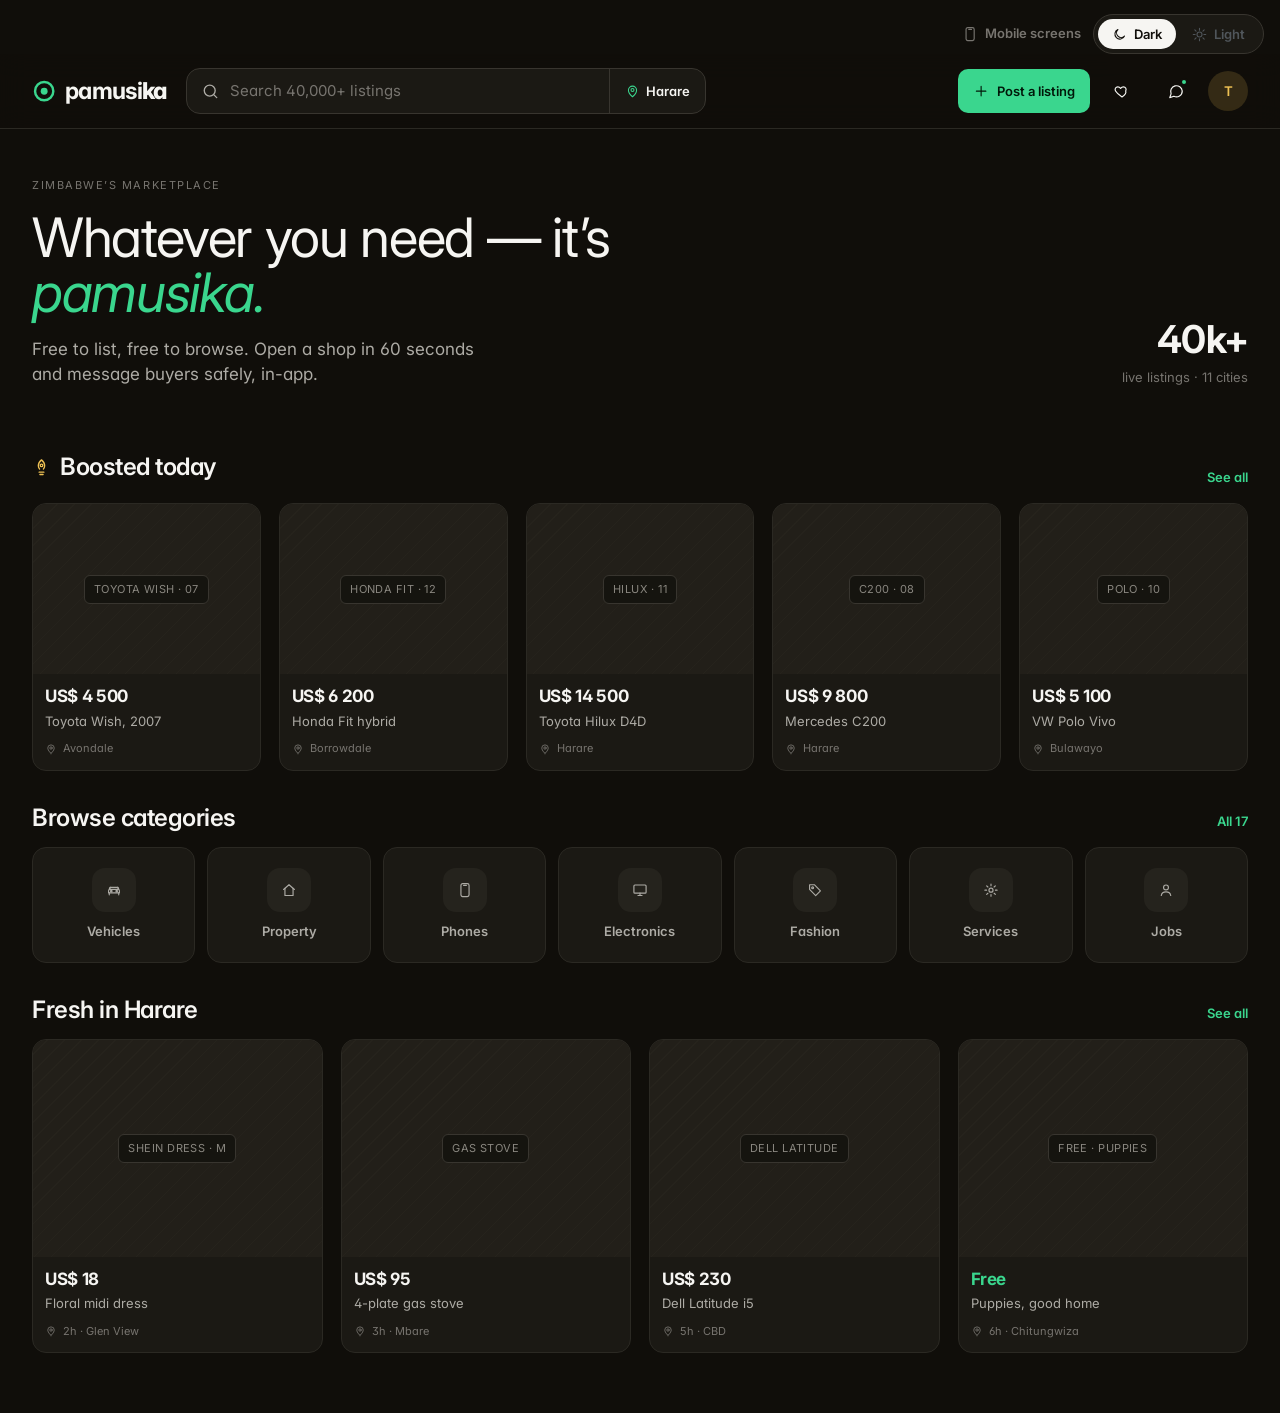
<file: handoff-design/screens/desktop.html>
<!DOCTYPE html>
<html lang="en" data-theme="light">
<head>
<meta charset="UTF-8">
<meta name="viewport" content="width=device-width, initial-scale=1">
<title>Pamusika — Web</title>
<link rel="stylesheet" href="../design/tokens.css">
<link rel="stylesheet" href="../design/components.css">
<style>
  body { background: var(--bg); }
  .web { max-width: 1280px; margin: 0 auto; }

  /* top nav */
  .navbar { position: sticky; top: 0; z-index: 40; display: flex; align-items: center; gap: 20px;
    padding: 14px 32px; background: color-mix(in oklab, var(--bg) 88%, transparent); backdrop-filter: blur(14px);
    border-bottom: 1px solid var(--border-soft); }
  .navbar .wordmark { font-size: 1.45rem; flex: none; }
  .nav-search { flex: 1; max-width: 520px; display: flex; align-items: center; height: 46px; background: var(--surface);
    border: 1px solid var(--border); border-radius: var(--r-md); overflow: hidden; }
  .nav-search .q { flex: 1; display: flex; align-items: center; gap: 10px; padding: 0 14px; color: var(--text-dim); }
  .nav-search .q i { color: var(--text-muted); width: 19px; }
  .nav-search .loc { display: flex; align-items: center; gap: 6px; padding: 0 15px; height: 100%; border-left: 1px solid var(--border);
    font-size: var(--fs-sm); font-weight: 600; } .nav-search .loc i { width: 15px; color: var(--green); }
  .nav-right { display: flex; align-items: center; gap: 10px; flex: none; margin-left: auto; }
  .nav-icon { width: 44px; height: 44px; border-radius: var(--r-sm); display: grid; place-items: center; color: var(--text); position: relative; }
  .nav-icon i { width: 22px; } .nav-icon.has-dot::after { content:""; position:absolute; top:9px; right:10px; width:8px; height:8px; border-radius:50%; background:var(--green); border:2px solid var(--bg); }
  .nav-ava { width: 40px; height: 40px; border-radius: 50%; background: var(--gold-soft); color: var(--gold);
    display: grid; place-items: center; font-family: var(--font-display); font-weight: 600; }

  .view { display: none; } .view.on { display: block; }
  .wrap { padding: 0 32px; }

  /* HOME */
  .hero { padding: 48px 0 30px; display: flex; align-items: flex-end; justify-content: space-between; gap: 40px; }
  .hero h1 { font-size: 3.4rem; font-weight: 400; letter-spacing: -0.025em; line-height: 1.02; max-width: 620px; }
  .hero h1 em { font-style: italic; color: var(--green); }
  .hero p { font-size: var(--fs-lg); color: var(--text-muted); margin-top: 16px; max-width: 460px; }
  .hero .stat { text-align: right; flex: none; }
  .hero .stat .n { font-family: var(--font-mono); font-size: 2.4rem; font-weight: 700; letter-spacing: -0.02em; }
  .hero .stat .l { font-size: var(--fs-sm); color: var(--text-dim); }

  .row-head { display: flex; align-items: baseline; justify-content: space-between; margin: 34px 0 16px; }
  .row-head h2 { font-family: var(--font-display); font-size: 1.5rem; font-weight: 600; display: flex; align-items: center; gap: 9px; white-space: nowrap; }
  .row-head h2 i { width: 19px; color: var(--gold); } .row-head a { color: var(--green); font-weight: 600; font-size: var(--fs-sm); }

  .grid-5 { display: grid; grid-template-columns: repeat(5, 1fr); gap: 18px; }
  .grid-4 { display: grid; grid-template-columns: repeat(4, 1fr); gap: 18px; }
  .web .listing .ph { aspect-ratio: 4/3; }

  .cat-strip { display: grid; grid-template-columns: repeat(7, 1fr); gap: 12px; margin-top: 6px; }
  .cat-tile { display: flex; flex-direction: column; align-items: center; gap: 10px; padding: 20px 8px;
    background: var(--surface); border: 1px solid var(--border-soft); border-radius: var(--r-md); }
  .cat-tile .ci { width: 44px; height: 44px; border-radius: 13px; background: var(--surface-2); display: grid; place-items: center; }
  .cat-tile .ci i { width: 24px; } .cat-tile span { font-size: var(--fs-sm); font-weight: 600; color: var(--text-muted); }

  /* BROWSE (PLP) */
  .plp { display: grid; grid-template-columns: 264px 1fr; gap: 28px; padding: 30px 0 60px; align-items: start; }
  .filters { position: sticky; top: 84px; background: var(--surface); border: 1px solid var(--border-soft); border-radius: var(--r-lg); padding: 22px; }
  .filters h3 { font-family: var(--font-ui); font-size: var(--fs-base); font-weight: 700; margin-bottom: 4px; }
  .fgroup { padding: 18px 0; border-bottom: 1px solid var(--border-soft); } .fgroup:last-child { border-bottom: 0; padding-bottom: 0; }
  .fgroup .ft { font-size: var(--fs-sm); font-weight: 700; color: var(--text-muted); margin-bottom: 12px; display: flex; justify-content: space-between; }
  .fopt { display: flex; align-items: center; gap: 10px; padding: 7px 0; font-size: var(--fs-sm); color: var(--text-muted); }
  .fopt .cb { width: 18px; height: 18px; border-radius: 5px; border: 1.5px solid var(--border); flex: none; display: grid; place-items: center; }
  .fopt.on { color: var(--text); font-weight: 600; } .fopt.on .cb { background: var(--green); border-color: transparent; color: var(--green-ink); }
  .fopt.on .cb i { width: 13px; } .fopt .c { margin-left: auto; font-family: var(--font-mono); font-size: var(--fs-xs); color: var(--text-dim); }
  .price-range { display: flex; gap: 8px; }
  .price-range .input { height: 42px; }

  .plp-main .bar { display: flex; align-items: center; justify-content: space-between; margin-bottom: 18px; }
  .plp-main .bar h1 { font-family: var(--font-display); font-size: 1.8rem; font-weight: 600; }
  .plp-main .bar .sub { font-size: var(--fs-sm); color: var(--text-muted); } .plp-main .bar .sub b { font-family: var(--font-mono); color: var(--text); }
  .chips-row { display: flex; gap: 8px; flex-wrap: wrap; margin-bottom: 18px; }
  .plp-grid { display: grid; grid-template-columns: repeat(3, 1fr); gap: 18px; }
  .plp-grid .ph { aspect-ratio: 4/3; }

  /* LISTING */
  .ld-web { display: grid; grid-template-columns: 1fr 380px; gap: 36px; padding: 24px 0 60px; align-items: start; }
  .back-link { display: inline-flex; align-items: center; gap: 7px; color: var(--text-muted); font-size: var(--fs-sm); font-weight: 600; padding: 20px 0 10px; }
  .back-link i { width: 16px; }
  .gallery-web { position: relative; }
  .gallery-web .main { aspect-ratio: 4/3; border-radius: var(--r-lg); overflow: hidden; position: relative; }
  .gallery-web .main .badge-boost { position: absolute; top: 14px; left: 14px; z-index: 2; }
  .gallery-web .thumbs { display: grid; grid-template-columns: repeat(5, 1fr); gap: 10px; margin-top: 10px; }
  .gallery-web .thumbs .ph { aspect-ratio: 1; border-radius: var(--r-sm); cursor: pointer; }
  .gallery-web .thumbs .ph.on { outline: 2px solid var(--green); outline-offset: 2px; }
  .ld-desc-web { margin-top: 30px; }
  .ld-desc-web h3 { font-family: var(--font-ui); font-size: var(--fs-base); font-weight: 700; text-transform: uppercase; letter-spacing: 0.05em; margin-bottom: 12px; }
  .ld-desc-web p { color: var(--text-muted); line-height: 1.7; max-width: 620px; }
  .specs-web { display: grid; grid-template-columns: repeat(4, 1fr); gap: 1px; background: var(--border-soft);
    border: 1px solid var(--border-soft); border-radius: var(--r-md); overflow: hidden; margin-top: 24px; max-width: 620px; }
  .specs-web .spec { background: var(--surface); padding: 16px; }
  .specs-web .k { font-size: var(--fs-xs); text-transform: uppercase; letter-spacing: 0.05em; color: var(--text-dim); font-weight: 600; }
  .specs-web .v { font-family: var(--font-mono); font-weight: 600; margin-top: 5px; }

  .buy-panel { position: sticky; top: 84px; background: var(--surface); border: 1px solid var(--border-soft); border-radius: var(--r-lg); padding: 24px; }
  .buy-panel .price { font-family: var(--font-mono); font-weight: 700; font-size: 2rem; letter-spacing: -0.02em; }
  .buy-panel .ti { font-family: var(--font-display); font-size: 1.4rem; font-weight: 500; margin-top: 8px; line-height: 1.2; }
  .buy-panel .meta { display: flex; gap: 14px; margin-top: 12px; font-size: var(--fs-sm); color: var(--text-muted); flex-wrap: wrap; }
  .buy-panel .meta span { display: inline-flex; align-items: center; gap: 5px; } .buy-panel .meta i { width: 14px; color: var(--text-dim); }
  .buy-panel .btn { margin-top: 18px; }
  .shop-row { display: flex; align-items: center; gap: 12px; padding: 16px 0; margin-top: 18px; border-top: 1px solid var(--border-soft); }
  .shop-row .avatar { width: 46px; height: 46px; background: var(--gold-soft); color: var(--gold); font-size: 1rem; }
  .shop-row .nm { font-weight: 700; display: flex; align-items: center; gap: 5px; } .shop-row .nm .verified { width: 15px; color: var(--green); }
  .shop-row .sub { font-size: var(--fs-xs); color: var(--text-muted); margin-top: 2px; }
  .safety-web { display: flex; gap: 10px; padding: 13px; margin-top: 6px; background: var(--green-soft); border-radius: var(--r-md); }
  .safety-web i { width: 19px; color: var(--green); flex: none; margin-top: 1px; } .safety-web p { font-size: var(--fs-xs); color: var(--text); line-height: 1.5; }
  .report-web { text-align: center; margin-top: 16px; color: var(--text-dim); font-size: var(--fs-sm); font-weight: 600; display: flex; align-items: center; justify-content: center; gap: 7px; }
  .report-web i { width: 15px; }

  @media (max-width: 1080px){ .grid-5 { grid-template-columns: repeat(3,1fr); } .grid-4 { grid-template-columns: repeat(2,1fr); } .plp-grid { grid-template-columns: repeat(2,1fr); } .ld-web { grid-template-columns: 1fr 340px; } .cat-strip { grid-template-columns: repeat(4,1fr); } .hero h1 { font-size: 2.6rem; } }
  @media (max-width: 760px){ .plp { grid-template-columns: 1fr; } .filters { position: static; } .ld-web { grid-template-columns: 1fr; } .cat-strip { grid-template-columns: repeat(3,1fr); } .hero { flex-direction: column; align-items: flex-start; } .hero .stat { text-align: left; } }
</style>
</head>
<body>
<div class="controls" style="padding:14px 16px 0;justify-content:flex-end;max-width:1280px;margin:0 auto;">
  <a class="ctrl-back" href="home.html"><i data-i="phoneframe"></i>Mobile screens</a>
  <div class="ctrl-toggle" data-toggle="theme">
    <button data-theme="dark"><i data-i="moon"></i>Dark</button>
    <button data-theme="light"><i data-i="sun"></i>Light</button>
  </div>
</div>

<div class="web">
  <div class="navbar">
    <span class="wordmark"><span class="mark"><svg viewBox="0 0 24 24"><circle class="ring" cx="12" cy="12" r="9" stroke-width="2.4"/><circle class="dot" cx="12" cy="12" r="3.4"/></svg></span><span class="w">pamusi<b>ka</b></span></span>
    <div class="nav-search">
      <span class="q"><i data-i="search"></i>Search 40,000+ listings</span>
      <span class="loc"><i data-i="pin"></i>Harare</span>
    </div>
    <div class="nav-right">
      <button class="btn btn-primary btn-sm" onclick="show('browse')" style="height:44px"><i data-i="plus"></i>Post a listing</button>
      <button class="nav-icon"><i data-i="heart"></i></button>
      <button class="nav-icon has-dot"><i data-i="chat"></i></button>
      <button class="nav-ava">T</button>
    </div>
  </div>

  <!-- ===== HOME ===== -->
  <div class="view on" id="v-home" data-screen-label="Desktop Home">
    <div class="wrap">
      <div class="hero">
        <div>
          <div class="label-eyebrow" style="margin-bottom:16px">Zimbabwe’s marketplace</div>
          <h1>Whatever you need — it’s <em>pamusika.</em></h1>
          <p>Free to list, free to browse. Open a shop in 60 seconds and message buyers safely, in-app.</p>
        </div>
        <div class="stat"><div class="n">40k+</div><div class="l">live listings · 11 cities</div></div>
      </div>

      <div class="row-head"><h2><i data-i="boost"></i>Boosted today</h2><a href="#" onclick="show('browse');return false">See all</a></div>
      <div class="grid-5" id="boostRow"></div>

      <div class="row-head"><h2 style="color:var(--text)">Browse categories</h2><a href="#" onclick="show('browse');return false">All 17</a></div>
      <div class="cat-strip" id="catStrip"></div>

      <div class="row-head"><h2 style="color:var(--text)">Fresh in Harare</h2><a href="#" onclick="show('browse');return false">See all</a></div>
      <div class="grid-4" id="freshGrid"></div>
      <div style="height:60px"></div>
    </div>
  </div>

  <!-- ===== BROWSE / PLP ===== -->
  <div class="view" id="v-browse" data-screen-label="Desktop Vehicles PLP">
    <div class="wrap">
      <div class="plp">
        <aside class="filters">
          <h3>Filters</h3>
          <div class="fgroup">
            <div class="ft">Location</div>
            <div class="fopt on"><span class="cb"><i data-i="check"></i></span>Harare<span class="c">842</span></div>
            <div class="fopt"><span class="cb"></span>Bulawayo<span class="c">213</span></div>
            <div class="fopt"><span class="cb"></span>Mutare<span class="c">96</span></div>
          </div>
          <div class="fgroup">
            <div class="ft">Price (USD)</div>
            <div class="price-range"><input class="input" placeholder="Min" value="2 000"><input class="input" placeholder="Max" value="6 000"></div>
          </div>
          <div class="fgroup">
            <div class="ft">Make</div>
            <div class="fopt on"><span class="cb"><i data-i="check"></i></span>Toyota<span class="c">389</span></div>
            <div class="fopt"><span class="cb"></span>Honda<span class="c">176</span></div>
            <div class="fopt"><span class="cb"></span>Mazda<span class="c">142</span></div>
            <div class="fopt"><span class="cb"></span>Nissan<span class="c">118</span></div>
          </div>
          <div class="fgroup">
            <div class="ft">Transmission</div>
            <div class="fopt on"><span class="cb"><i data-i="check"></i></span>Automatic<span class="c">654</span></div>
            <div class="fopt"><span class="cb"></span>Manual<span class="c">630</span></div>
          </div>
        </aside>
        <div class="plp-main">
          <div class="bar">
            <div><h1>Vehicles</h1><div class="sub"><b>1 284</b> results in Harare</div></div>
            <button class="btn btn-soft btn-sm"><i data-i="sort"></i>Boosted first</button>
          </div>
          <div class="chips-row">
            <span class="chip" style="background:var(--green-soft);border-color:transparent;color:var(--green);font-weight:700"><i data-i="pin" style="width:13px"></i>Harare <i data-i="x" style="width:12px"></i></span>
            <span class="chip">US$ 2k–6k <i data-i="x" style="width:12px"></i></span>
            <span class="chip">Toyota <i data-i="x" style="width:12px"></i></span>
            <span class="chip">Automatic <i data-i="x" style="width:12px"></i></span>
          </div>
          <div class="plp-grid" id="plpGrid"></div>
          <div style="height:40px"></div>
        </div>
      </div>
    </div>
  </div>

  <!-- ===== LISTING ===== -->
  <div class="view" id="v-listing" data-screen-label="Desktop Listing">
    <div class="wrap">
      <a class="back-link" href="#" onclick="show('browse');return false"><i data-i="cleft"></i>Back to Vehicles</a>
      <div class="ld-web">
        <div>
          <div class="gallery-web">
            <div class="main ph"><span class="badge badge-boost"><i data-i="boost" style="width:11px"></i>Boosted</span><span class="ph-tag">toyota wish · front 3/4</span></div>
            <div class="thumbs">
              <div class="ph on"><span class="ph-tag" style="font-size:8px;padding:2px">3/4</span></div>
              <div class="ph"><span class="ph-tag" style="font-size:8px;padding:2px">interior</span></div>
              <div class="ph"><span class="ph-tag" style="font-size:8px;padding:2px">rear</span></div>
              <div class="ph"><span class="ph-tag" style="font-size:8px;padding:2px">engine</span></div>
              <div class="ph"><span class="ph-tag" style="font-size:8px;padding:2px">+4</span></div>
            </div>
          </div>
          <div class="ld-desc-web">
            <h3>Description</h3>
            <p>Clean Toyota Wish, mother’s car, full service history. Brand new tyres, working aircon, electric windows all round. Recently registered &amp; insured. No accidents. Price slightly negotiable to a serious buyer — message me here on Pamusika to view in Avondale.</p>
            <div class="specs-web">
              <div class="spec"><div class="k">Year</div><div class="v">2007</div></div>
              <div class="spec"><div class="k">Mileage</div><div class="v">142k km</div></div>
              <div class="spec"><div class="k">Fuel</div><div class="v">Petrol</div></div>
              <div class="spec"><div class="k">Gearbox</div><div class="v">Auto</div></div>
            </div>
          </div>
        </div>

        <div class="buy-panel">
          <div style="display:flex;align-items:flex-start;justify-content:space-between;gap:10px">
            <div class="price">US$ 4&thinsp;500</div>
            <span class="badge badge-expire"><i data-i="clock" style="width:11px"></i>3 days left</span>
          </div>
          <div class="ti">Toyota Wish 1.8, 2007</div>
          <div class="meta"><span><i data-i="pin"></i>Avondale, Harare</span><span><i data-i="eye"></i>340 views</span></div>
          <button class="btn btn-primary btn-lg btn-block"><i data-i="chat"></i>Message seller</button>
          <button class="btn btn-soft btn-block" style="margin-top:10px"><i data-i="heart"></i>Save listing</button>
          <a class="shop-row" href="shop.html">
            <span class="avatar">M0</span>
            <div style="flex:1"><div class="nm">M0 Boutique &amp; Motors <i data-i="verified" class="verified"></i></div><div class="sub">4.8 ★ · 62 listings · Avondale</div></div>
            <i data-i="cright" style="width:18px;color:var(--text-dim)"></i>
          </a>
          <div class="safety-web"><i data-i="shield"></i><p>Meet in public, inspect before you pay, and never send a deposit before seeing the car. Pamusika never handles payments.</p></div>
          <div class="report-web"><i data-i="flag"></i>Report this listing</div>
        </div>
      </div>
    </div>
  </div>
</div>

<script src="../design/icons.js"></script>
<script src="../design/shell.js"></script>
<script>
  function show(v){
    document.querySelectorAll('.view').forEach(x=>x.classList.remove('on'));
    document.getElementById('v-'+v).classList.add('on');
    window.scrollTo(0,0);
  }
  // data
  const boosts = [
    ['US$ 4 500','Toyota Wish, 2007','Avondale','toyota wish · 07'],
    ['US$ 6 200','Honda Fit hybrid','Borrowdale','honda fit · 12'],
    ['US$ 14 500','Toyota Hilux D4D','Harare','hilux · 11'],
    ['US$ 9 800','Mercedes C200','Harare','c200 · 08'],
    ['US$ 5 100','VW Polo Vivo','Bulawayo','polo · 10'],
  ];
  const fresh = [
    ['US$ 18','Floral midi dress','2h · Glen View','shein dress · M'],
    ['US$ 95','4-plate gas stove','3h · Mbare','gas stove'],
    ['US$ 230','Dell Latitude i5','5h · CBD','dell latitude'],
    ['Free','Puppies, good home','6h · Chitungwiza','free · puppies'],
  ];
  const plp = [
    ['US$ 4 500','Toyota Wish 1.8, 2007','Avondale · 142k km','toyota wish · 07', true],
    ['US$ 6 200','Honda Fit, 2012 hybrid','Borrowdale · 98k km','honda fit · 12', true],
    ['US$ 3 800','Mazda Demio, 2009','Mutare · 110k km','mazda demio · 09', false],
    ['US$ 2 950','Nissan AD Van, 2008','Gweru · 160k km','nissan ad van', false],
    ['US$ 14 500','Toyota Hilux D4D, 2011','Harare · 205k km','hilux · 11', false],
    ['US$ 5 100','VW Polo Vivo, 2010','Bulawayo · 88k km','vw polo · 10', false],
    ['US$ 9 800','Mercedes C200, 2008','Harare · 134k km','c200 · 08', false],
    ['US$ 7 400','Isuzu KB250, 2009','Kwekwe · 178k km','isuzu kb', false],
    ['US$ 4 200','Honda Fit, 2010','Harare · 121k km','honda fit · 10', false],
  ];
  const cats = [['car','Vehicles'],['home','Property'],['phoneframe','Phones'],['desktop','Electronics'],['tag','Fashion'],['settings','Services'],['user','Jobs']];

  function card(d, boost){
    return `<a class="listing" href="#" onclick="show('listing');return false">
      ${boost?'<span class="badge badge-boost"><i data-i="boost" style="width:11px"></i>Boost</span>':''}
      <button class="listing-fav" data-fav><i data-i="heart"></i></button>
      <div class="ph"><span class="ph-tag">${d[3]}</span></div>
      <div class="listing-body"><div class="listing-price"${d[0]==='Free'?' style="color:var(--green)"':''}>${d[0]}</div><div class="listing-title">${d[1]}</div><div class="listing-meta"><i data-i="pin" style="width:12px"></i>${d[2]}</div></div></a>`;
  }
  document.getElementById('boostRow').innerHTML = boosts.map(d=>card(d,true)).join('');
  document.getElementById('freshGrid').innerHTML = fresh.map(d=>card(d,false)).join('');
  document.getElementById('plpGrid').innerHTML = plp.map(d=>card(d,d[4])).join('');
  document.getElementById('catStrip').innerHTML = cats.map(c=>`<a class="cat-tile" href="#" onclick="show('browse');return false"><span class="ci"><i data-i="${c[0]}"></i></span><span>${c[1]}</span></a>`).join('');
  if(window.PamIcons) window.PamIcons.render();
  document.querySelectorAll('[data-fav]').forEach(el=>el.addEventListener('click',e=>{e.preventDefault();e.stopPropagation();}));
</script>
</body>
</html>
</file>
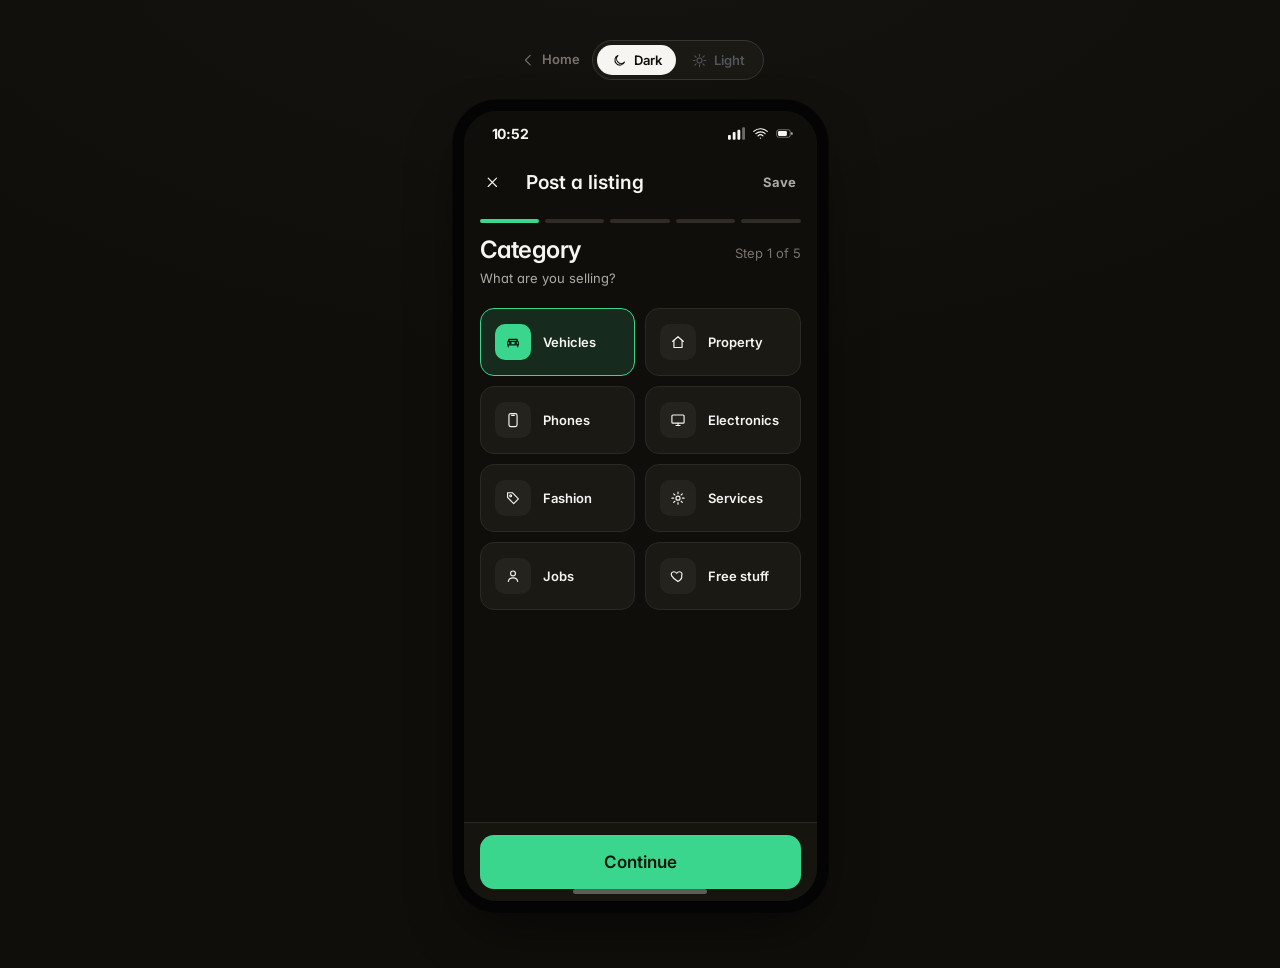
<file: handoff-design/screens/sell.html>
<!DOCTYPE html>
<html lang="en" data-theme="light">
<head>
<meta charset="UTF-8">
<meta name="viewport" content="width=device-width, initial-scale=1">
<title>Pamusika — Sell</title>
<link rel="stylesheet" href="../design/tokens.css">
<link rel="stylesheet" href="../design/components.css">
<style>
  .wiz-head { padding: 4px 16px 14px; }
  .wiz-steps { display: flex; gap: 6px; margin-bottom: 14px; }
  .wiz-steps .seg-bar { flex: 1; height: 4px; border-radius: 3px; background: var(--surface-3); overflow: hidden; }
  .wiz-steps .seg-bar.done > i { display: block; width: 100%; height: 100%; background: var(--green); }
  .wiz-steps .seg-bar.cur > i { display: block; width: 100%; height: 100%; background: var(--green); }
  .wiz-steps .seg-bar > i { display: none; }
  .wiz-label { display: flex; align-items: baseline; justify-content: space-between; }
  .wiz-label h2 { font-family: var(--font-display); font-size: 1.5rem; font-weight: 600; }
  .wiz-label .count { font-family: var(--font-mono); font-size: var(--fs-sm); color: var(--text-dim); }
  .wiz-sub { font-size: var(--fs-sm); color: var(--text-muted); margin-top: 5px; }

  .wiz-body { padding: 6px 16px 16px; }
  .wstep { display: none; } .wstep.active { display: block; }

  /* category grid */
  .cat-list { display: grid; grid-template-columns: 1fr 1fr; gap: 10px; }
  .cat-pick { display: flex; align-items: center; gap: 12px; padding: 15px 14px; background: var(--surface);
    border: 1.5px solid var(--border-soft); border-radius: var(--r-md); text-align: left; }
  .cat-pick.sel { border-color: var(--green); background: var(--green-soft); }
  .cat-pick .ci { width: 36px; height: 36px; border-radius: 10px; background: var(--surface-2); color: var(--text);
    display: grid; place-items: center; flex: none; } .cat-pick.sel .ci { background: var(--green); color: var(--green-ink); }
  .cat-pick .ci i { width: 20px; }
  .cat-pick span { font-size: var(--fs-sm); font-weight: 600; }

  .field + .field { margin-top: 16px; }
  .char { text-align: right; font-family: var(--font-mono); font-size: var(--fs-xs); color: var(--text-dim); margin-top: 6px; }

  /* photos */
  .photo-grid { display: grid; grid-template-columns: 1fr 1fr 1fr; gap: 10px; }
  .photo-cell { aspect-ratio: 1; border-radius: var(--r-sm); position: relative; overflow: hidden; }
  .photo-cell.filled { background: var(--ph-a); }
  .photo-cell.filled .ph-tag { position: absolute; left: 50%; top: 50%; transform: translate(-50%,-50%); }
  .photo-cell .cover-tag { position: absolute; left: 6px; top: 6px; }
  .photo-cell .rm { position: absolute; right: 5px; top: 5px; width: 22px; height: 22px; border-radius: 50%;
    background: var(--scrim); color: #fff; display: grid; place-items: center; } .photo-cell .rm i { width: 13px; }
  .photo-add { aspect-ratio: 1; border: 1.5px dashed var(--border); border-radius: var(--r-sm); display: flex;
    flex-direction: column; align-items: center; justify-content: center; gap: 6px; color: var(--text-dim); background: var(--surface); }
  .photo-add i { width: 24px; } .photo-add span { font-size: 11px; font-weight: 600; }
  .photo-hint { display: flex; gap: 9px; align-items: flex-start; margin-top: 14px; font-size: var(--fs-sm); color: var(--text-muted); line-height: 1.5; }
  .photo-hint i { width: 18px; color: var(--green); flex: none; margin-top: 1px; }

  /* price */
  .boost-opt { display: flex; align-items: center; gap: 13px; padding: 15px; margin-top: 18px;
    background: var(--gold-soft); border: 1px solid var(--gold-soft); border-radius: var(--r-md); }
  .boost-opt .ic { width: 40px; height: 40px; border-radius: 12px; background: var(--gold); color: var(--gold-ink); display: grid; place-items: center; flex: none; }
  .boost-opt .ic i { width: 22px; }
  .boost-opt .t { flex: 1; } .boost-opt .t b { font-weight: 700; font-size: var(--fs-sm); } .boost-opt .t p { font-size: var(--fs-xs); color: var(--text-muted); margin-top: 2px; }
  .switch { width: 46px; height: 28px; border-radius: 999px; background: var(--gold); position: relative; flex: none; }
  .switch::after { content:""; position: absolute; top: 3px; left: 21px; width: 22px; height: 22px; border-radius: 50%; background: #fff; }
  .switch.off { background: var(--surface-3); } .switch.off::after { left: 3px; }

  /* review */
  .review-card { background: var(--surface); border: 1px solid var(--border-soft); border-radius: var(--r-md); padding: 4px 0; margin-top: 4px; }
  .rrow { display: flex; align-items: center; gap: 12px; padding: 13px 15px; border-bottom: 1px solid var(--border-soft); }
  .rrow:last-child { border-bottom: 0; }
  .rrow .ph { width: 46px; height: 46px; border-radius: 8px; flex: none; }
  .rrow .k { font-size: var(--fs-xs); color: var(--text-dim); } .rrow .v { font-weight: 600; font-size: var(--fs-sm); margin-top: 2px; }
  .rrow .v.price { font-family: var(--font-mono); color: var(--green); }
  .rrow .edit { margin-left: auto; color: var(--green); font-size: var(--fs-sm); font-weight: 600; }

  .city-list { display: flex; flex-direction: column; gap: 8px; }
  .city-pick { display: flex; align-items: center; gap: 11px; padding: 14px; background: var(--surface);
    border: 1.5px solid var(--border-soft); border-radius: var(--r-sm); font-size: var(--fs-base); font-weight: 600; }
  .city-pick.sel { border-color: var(--green); }
  .city-pick i.pin { width: 17px; color: var(--text-dim); } .city-pick.sel i.pin { color: var(--green); }
  .city-pick .chk { margin-left: auto; color: var(--green); width: 18px; display: none; } .city-pick.sel .chk { display: block; }
</style>
</head>
<body>
<div class="stage">
  <div class="controls">
    <a class="ctrl-back" href="home.html"><i data-i="cleft"></i>Home</a>
    <div class="ctrl-toggle" data-toggle="theme">
      <button data-theme="dark"><i data-i="moon"></i>Dark</button>
      <button data-theme="light"><i data-i="sun"></i>Light</button>
    </div>
  </div>

  <div class="device" data-screen-label="Sell wizard">
    <div class="app">
      <div class="statusbar">
        <span class="sb-time">9:41</span>
        <span class="sb-right">
          <svg width="18" height="13" viewBox="0 0 18 13" fill="currentColor"><rect x="0" y="8" width="3" height="5" rx="1"/><rect x="5" y="5" width="3" height="8" rx="1"/><rect x="10" y="2.5" width="3" height="10.5" rx="1"/><rect x="15" y="0" width="3" height="13" rx="1" opacity=".4"/></svg>
          <i data-i="wifi" style="width:17px"></i>
          <svg width="25" height="13" viewBox="0 0 25 13" fill="none"><rect x="1" y="1" width="20" height="11" rx="3" stroke="currentColor" stroke-width="1.2" opacity=".5"/><rect x="3" y="3" width="13" height="7" rx="1.5" fill="currentColor"/><rect x="22.5" y="4.5" width="1.7" height="4" rx="1" fill="currentColor"/></svg>
        </span>
      </div>

      <div class="appbar">
        <button class="iconbtn" id="closeBtn" onclick="location.href='home.html'" style="margin-left:-8px"><i data-i="x"></i></button>
        <span class="appbar-title">Post a listing</span>
        <span class="appbar-spacer"></span>
        <button class="iconbtn"><span style="font-size:var(--fs-sm);font-weight:700;color:var(--text-muted)">Save</span></button>
      </div>

      <div class="wiz-head">
        <div class="wiz-steps" id="bars"></div>
        <div class="wiz-label"><h2 id="stepTitle">Category</h2><span class="count" id="stepCount">Step 1 of 5</span></div>
        <div class="wiz-sub" id="stepSub">What are you selling?</div>
      </div>

      <div class="screen">
        <div class="wiz-body">
          <!-- 1 CATEGORY -->
          <div class="wstep active" data-step="1">
            <div class="cat-list">
              <button class="cat-pick sel"><span class="ci"><i data-i="car"></i></span><span>Vehicles</span></button>
              <button class="cat-pick"><span class="ci"><i data-i="home"></i></span><span>Property</span></button>
              <button class="cat-pick"><span class="ci"><i data-i="phoneframe"></i></span><span>Phones</span></button>
              <button class="cat-pick"><span class="ci"><i data-i="desktop"></i></span><span>Electronics</span></button>
              <button class="cat-pick"><span class="ci"><i data-i="tag"></i></span><span>Fashion</span></button>
              <button class="cat-pick"><span class="ci"><i data-i="settings"></i></span><span>Services</span></button>
              <button class="cat-pick"><span class="ci"><i data-i="user"></i></span><span>Jobs</span></button>
              <button class="cat-pick"><span class="ci"><i data-i="heart"></i></span><span>Free stuff</span></button>
            </div>
          </div>

          <!-- 2 DETAILS -->
          <div class="wstep" data-step="2">
            <div class="field"><label>Title</label><input class="input" value="Toyota Wish 1.8, 2007"><div class="char">21 / 60</div></div>
            <div class="field"><label>Description</label><textarea class="textarea" rows="4">Clean Toyota Wish, full service history. New tyres, working aircon. Recently registered.</textarea></div>
            <div class="field"><label>Condition</label>
              <div class="seg" data-group style="width:100%"><button class="active" data-item style="flex:1">Used – good</button><button data-item style="flex:1">Used – fair</button><button data-item style="flex:1">New</button></div>
            </div>
          </div>

          <!-- 3 PHOTOS -->
          <div class="wstep" data-step="3">
            <div class="photo-grid">
              <div class="photo-cell filled"><span class="badge badge-green cover-tag">Cover</span><span class="ph-tag">front 3/4</span><button class="rm"><i data-i="x"></i></button></div>
              <div class="photo-cell filled"><span class="ph-tag">interior</span><button class="rm"><i data-i="x"></i></button></div>
              <div class="photo-cell filled"><span class="ph-tag">rear</span><button class="rm"><i data-i="x"></i></button></div>
              <button class="photo-add"><i data-i="camera"></i><span>Add</span></button>
              <button class="photo-add"><i data-i="image"></i><span>Gallery</span></button>
              <div></div>
            </div>
            <div class="photo-hint"><i data-i="boost"></i><span>Listings with 4+ photos get <b>3× more messages.</b> Your first photo is the cover — make it count.</span></div>
          </div>

          <!-- 4 PRICE -->
          <div class="wstep" data-step="4">
            <div class="seg" data-group style="width:100%;margin-bottom:18px"><button class="active" data-item style="flex:1">For sale</button><button data-item style="flex:1">Free</button><button data-item style="flex:1">Wanted</button></div>
            <div class="field"><label>Price</label>
              <div class="input-group"><span class="input-prefix">US$</span><input class="input" value="4 500"></div>
            </div>
            <div class="field" style="margin-top:16px;flex-direction:row;align-items:center;justify-content:space-between">
              <label style="margin:0">Price is negotiable</label>
              <div class="switch"></div>
            </div>
            <div class="boost-opt">
              <span class="ic"><i data-i="boost"></i></span>
              <span class="t"><b>Boost to the top</b><p>Pin to top of Vehicles for 7 days · US$3</p></span>
              <div class="switch off"></div>
            </div>
          </div>

          <!-- 5 CITY + REVIEW -->
          <div class="wstep" data-step="5">
            <div class="field" style="margin-bottom:18px"><label>City</label>
              <div class="city-list">
                <div class="city-pick sel"><i data-i="pin" class="pin"></i>Harare<i data-i="check" class="chk"></i></div>
                <div class="city-pick"><i data-i="pin" class="pin"></i>Bulawayo<i data-i="check" class="chk"></i></div>
                <div class="city-pick"><i data-i="pin" class="pin"></i>Mutare<i data-i="check" class="chk"></i></div>
              </div>
            </div>
            <label style="font-size:var(--fs-sm);font-weight:600;color:var(--text-muted)">Review</label>
            <div class="review-card">
              <div class="rrow"><div class="ph"></div><div><div class="k">Listing</div><div class="v">Toyota Wish 1.8, 2007</div></div></div>
              <div class="rrow"><div><div class="k">Price</div><div class="v price">US$ 4 500 · Negotiable</div></div><span class="edit">Edit</span></div>
              <div class="rrow"><div><div class="k">Category · City</div><div class="v">Vehicles · Harare</div></div><span class="edit">Edit</span></div>
              <div class="rrow"><div><div class="k">Expires</div><div class="v">In 30 days · auto-renew off</div></div></div>
            </div>
          </div>
        </div>
      </div>

      <div class="action-bar">
        <button class="btn btn-soft" id="backBtn" style="display:none"><i data-i="cleft"></i></button>
        <button class="btn btn-primary btn-lg btn-block" id="nextBtn">Continue</button>
      </div>
    </div>
    <div class="gesture"></div>
  </div>
</div>

<script src="../design/icons.js"></script>
<script src="../design/shell.js"></script>
<script>
  const steps = [
    { t:'Category', s:'What are you selling?' },
    { t:'Details', s:'Title, description &amp; condition.' },
    { t:'Photos', s:'Add up to 8. Buyers buy on the photo.' },
    { t:'Price', s:'Set your price — or list it free.' },
    { t:'Review', s:'Pick your city, then check it all over.' },
  ];
  let cur = 1; const total = 5;
  const bars = document.getElementById('bars');
  for (let i=0;i<total;i++){ bars.insertAdjacentHTML('beforeend','<span class="seg-bar"><i></i></span>'); }
  function render(){
    document.querySelectorAll('.wstep').forEach(s=>s.classList.toggle('active', +s.dataset.step===cur));
    document.getElementById('stepTitle').textContent = steps[cur-1].t;
    document.getElementById('stepSub').innerHTML = steps[cur-1].s;
    document.getElementById('stepCount').textContent = 'Step '+cur+' of '+total;
    bars.querySelectorAll('.seg-bar').forEach((b,i)=>{ b.classList.toggle('done', i<cur); });
    document.getElementById('backBtn').style.display = cur>1 ? '' : 'none';
    const nx = document.getElementById('nextBtn');
    nx.textContent = cur===total ? 'Publish listing' : 'Continue';
    nx.classList.toggle('btn-gold', cur===total);
    nx.classList.toggle('btn-primary', cur!==total);
    document.querySelector('.screen').scrollTop = 0;
  }
  document.getElementById('nextBtn').addEventListener('click', ()=>{ if(cur<total){cur++;render();} else { alert('Listing published — live for 30 days.'); } });
  document.getElementById('backBtn').addEventListener('click', ()=>{ if(cur>1){cur--;render();} });
  // category select
  document.querySelectorAll('.cat-pick').forEach(c=>c.addEventListener('click',()=>{
    document.querySelectorAll('.cat-pick').forEach(x=>x.classList.remove('sel')); c.classList.add('sel');
  }));
  document.querySelectorAll('.switch').forEach(sw=>sw.addEventListener('click',()=>sw.classList.toggle('off')));
  document.querySelectorAll('.city-pick').forEach(c=>c.addEventListener('click',()=>{
    document.querySelectorAll('.city-pick').forEach(x=>x.classList.remove('sel')); c.classList.add('sel');
  }));
  render();
</script>
</body>
</html>
</file>
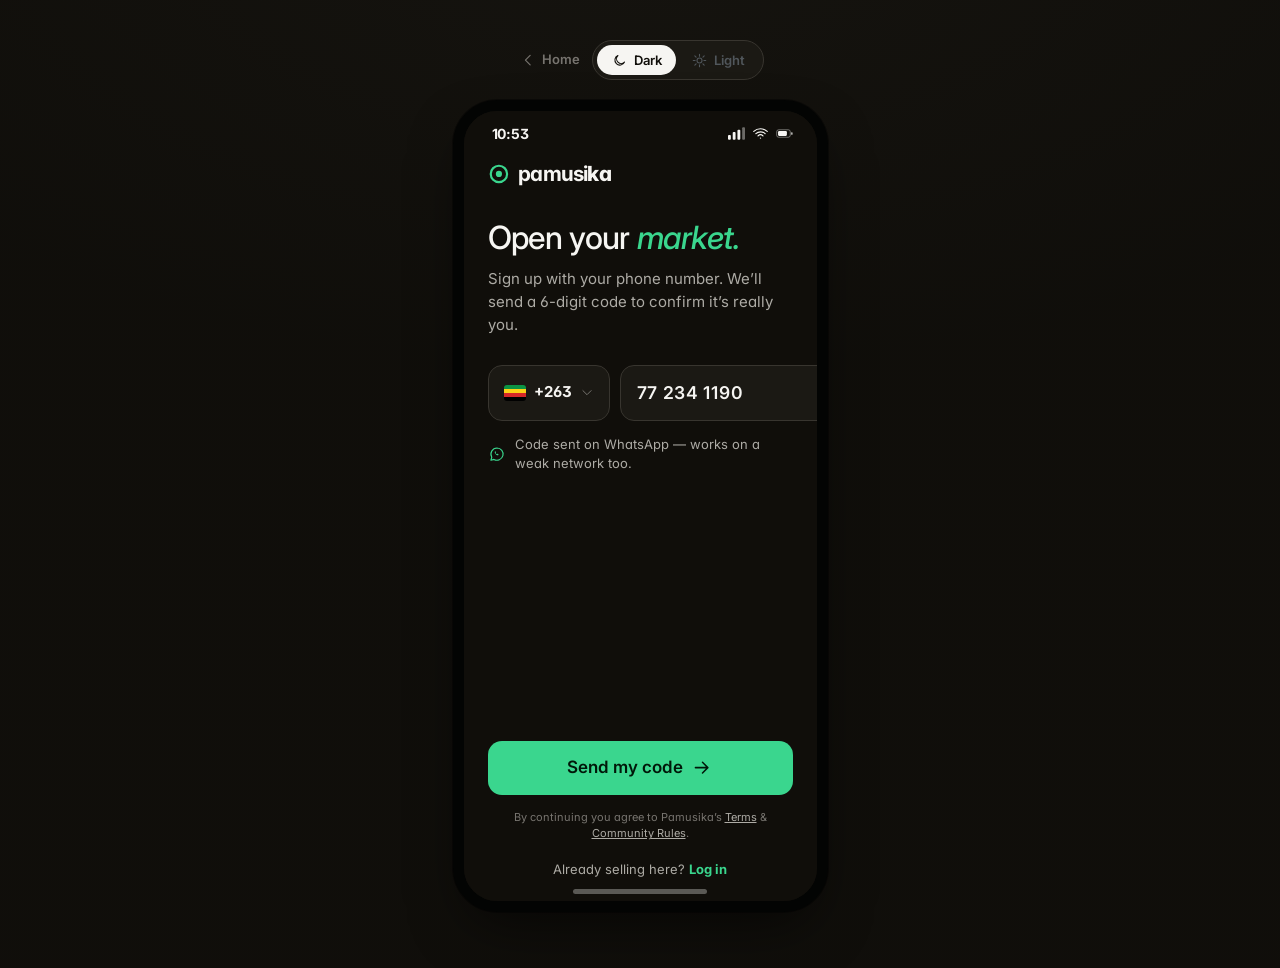
<file: handoff-design/screens/signup.html>
<!DOCTYPE html>
<html lang="en" data-theme="light">
<head>
<meta charset="UTF-8">
<meta name="viewport" content="width=device-width, initial-scale=1">
<title>Pamusika — Sign up</title>
<link rel="stylesheet" href="../design/tokens.css">
<link rel="stylesheet" href="../design/components.css">
<style>
  .auth { display: flex; flex-direction: column; height: 100%; }
  .auth-top { padding: 8px 24px 0; }
  .auth-top .wordmark { font-size: 1.3rem; }
  .auth-body { flex: 1; padding: 28px 24px 0; display: flex; flex-direction: column; }
  .auth h1 { font-family: var(--font-display); font-size: 2rem; font-weight: 500; line-height: 1.1; letter-spacing: -0.02em; }
  .auth h1 em { font-style: italic; color: var(--green); }
  .auth .lede { font-size: var(--fs-base); color: var(--text-muted); margin-top: 12px; line-height: 1.55; max-width: 300px; }

  .phone-field { display: flex; gap: 10px; margin-top: 28px; }
  .cc { display: flex; align-items: center; gap: 8px; padding: 0 15px; height: 56px; flex: none;
    background: var(--surface); border: 1px solid var(--border); border-radius: var(--r-md); font-weight: 700; }
  .cc .flagdot { width: 22px; height: 16px; border-radius: 3px; overflow: hidden; display: flex; flex-direction: column; flex: none; }
  .cc .flagdot span { flex: 1; }
  .cc i { width: 14px; color: var(--text-dim); }
  .phone-input { flex: 1; height: 56px; background: var(--surface); border: 1px solid var(--border); border-radius: var(--r-md);
    padding: 0 16px; font-family: var(--font-mono); font-size: 1.1rem; font-weight: 600; letter-spacing: 0.04em; }
  .phone-input:focus { border-color: var(--green); outline: none; }

  .wa-note { display: flex; align-items: center; gap: 9px; margin-top: 14px; font-size: var(--fs-sm); color: var(--text-muted); }
  .wa-note i { width: 18px; color: var(--green); }

  .auth-foot { padding: 0 24px 22px; }
  .terms { font-size: var(--fs-xs); color: var(--text-dim); text-align: center; margin-top: 14px; line-height: 1.5; }
  .terms a { color: var(--text-muted); text-decoration: underline; }
  .switch-auth { text-align: center; font-size: var(--fs-sm); color: var(--text-muted); margin-top: 18px; }
  .switch-auth a { color: var(--green); font-weight: 700; }

  /* OTP step */
  .otp-to { display: flex; align-items: center; gap: 8px; margin-top: 12px; font-family: var(--font-mono);
    font-size: var(--fs-sm); color: var(--text); }
  .otp-to a { color: var(--green); font-weight: 600; font-family: var(--font-ui); }
  .otp { margin-top: 30px; }
  .resend { margin-top: 22px; font-size: var(--fs-sm); color: var(--text-dim); text-align: center; }
  .resend b { color: var(--text-muted); font-family: var(--font-mono); }

  /* numeric keypad */
  .keypad { display: grid; grid-template-columns: repeat(3, 1fr); gap: 1px; background: var(--border-soft);
    border-top: 1px solid var(--border-soft); margin-top: auto; }
  .key { background: var(--bg); height: 58px; display: grid; place-items: center; font-family: var(--font-mono);
    font-size: 1.5rem; font-weight: 500; color: var(--text); }
  .key.fn { font-size: 1rem; color: var(--text-muted); }
  .key:active { background: var(--surface-2); }

  .stepwrap { display: none; flex-direction: column; height: 100%; } .stepwrap.on { display: flex; }
</style>
</head>
<body>
<div class="stage">
  <div class="controls">
    <a class="ctrl-back" href="home.html"><i data-i="cleft"></i>Home</a>
    <div class="ctrl-toggle" data-toggle="theme">
      <button data-theme="dark"><i data-i="moon"></i>Dark</button>
      <button data-theme="light"><i data-i="sun"></i>Light</button>
    </div>
  </div>

  <div class="device" data-screen-label="Sign-up &amp; OTP">
    <div class="app">
      <div class="statusbar">
        <span class="sb-time">9:41</span>
        <span class="sb-right">
          <svg width="18" height="13" viewBox="0 0 18 13" fill="currentColor"><rect x="0" y="8" width="3" height="5" rx="1"/><rect x="5" y="5" width="3" height="8" rx="1"/><rect x="10" y="2.5" width="3" height="10.5" rx="1"/><rect x="15" y="0" width="3" height="13" rx="1" opacity=".4"/></svg>
          <i data-i="wifi" style="width:17px"></i>
          <svg width="25" height="13" viewBox="0 0 25 13" fill="none"><rect x="1" y="1" width="20" height="11" rx="3" stroke="currentColor" stroke-width="1.2" opacity=".5"/><rect x="3" y="3" width="13" height="7" rx="1.5" fill="currentColor"/><rect x="22.5" y="4.5" width="1.7" height="4" rx="1" fill="currentColor"/></svg>
        </span>
      </div>

      <!-- ===== STEP 1: PHONE ===== -->
      <div class="stepwrap on" id="step-phone">
        <div class="auth">
          <div class="auth-top">
            <span class="wordmark"><span class="mark"><svg viewBox="0 0 24 24"><circle class="ring" cx="12" cy="12" r="9" stroke-width="2.4"/><circle class="dot" cx="12" cy="12" r="3.4"/></svg></span><span class="w">pamusi<b>ka</b></span></span>
          </div>
          <div class="auth-body">
            <h1>Open your <em>market.</em></h1>
            <p class="lede">Sign up with your phone number. We’ll send a 6-digit code to confirm it’s really you.</p>

            <div class="phone-field">
              <div class="cc">
                <span class="flagdot"><span style="background:#0b9444"></span><span style="background:#fdd116"></span><span style="background:#d62828"></span><span style="background:#000"></span></span>
                +263 <i data-i="cdown"></i>
              </div>
              <input class="phone-input" value="77 234 1190" inputmode="numeric">
            </div>
            <div class="wa-note"><i data-i="whatsapp"></i>Code sent on WhatsApp — works on a weak network too.</div>
          </div>
          <div class="auth-foot">
            <button class="btn btn-primary btn-lg btn-block" onclick="go('otp')">Send my code<i data-i="arrowright"></i></button>
            <p class="terms">By continuing you agree to Pamusika’s <a href="#">Terms</a> &amp; <a href="#">Community Rules</a>.</p>
            <p class="switch-auth">Already selling here? <a href="#">Log in</a></p>
          </div>
        </div>
      </div>

      <!-- ===== STEP 2: OTP ===== -->
      <div class="stepwrap" id="step-otp">
        <div class="auth">
          <div class="auth-top">
            <button class="iconbtn" onclick="go('phone')" style="margin-left:-10px"><i data-i="cleft"></i></button>
          </div>
          <div class="auth-body">
            <h1>Enter your code</h1>
            <div class="otp-to">Sent to +263 77 234 1190 <a href="#" onclick="go('phone');return false">Edit</a></div>

            <div class="otp" id="otpRow">
              <div class="cell filled">4</div>
              <div class="cell filled">1</div>
              <div class="cell filled">9</div>
              <div class="cell cursor">|</div>
              <div class="cell"></div>
              <div class="cell"></div>
            </div>
            <p class="resend">Didn’t get it? Resend in <b>0:42</b></p>
          </div>

          <!-- android numeric keypad -->
          <div class="keypad">
            <button class="key">1</button><button class="key">2</button><button class="key">3</button>
            <button class="key">4</button><button class="key">5</button><button class="key">6</button>
            <button class="key">7</button><button class="key">8</button><button class="key">9</button>
            <button class="key fn">&nbsp;</button><button class="key">0</button><button class="key fn"><i data-i="cleft" style="width:20px"></i></button>
          </div>
        </div>
      </div>

    </div>
    <div class="gesture"></div>
  </div>
</div>

<script src="../design/icons.js"></script>
<script src="../design/shell.js"></script>
<script>
  function go(step){
    document.querySelectorAll('.stepwrap').forEach(s=>s.classList.remove('on'));
    document.getElementById('step-'+step).classList.add('on');
    if(window.PamIcons) window.PamIcons.render();
  }
</script>
</body>
</html>
</file>
<file: handoff-design/design/tokens.css>
/* ============================================================
   PAMUSIKA — Design Tokens (v2)
   Light-mode default, dark toggle.
   Inter throughout. Green + gold on warm cream.
   ============================================================ */

/* ---- Font (Google) — Inter variable + tnum for money ---- */
@import url('https://fonts.googleapis.com/css2?family=Inter:wght@400;500;600;700;800&display=swap');

:root {
  /* ---------- TYPE ---------- */
  --font-ui: 'Inter', -apple-system, BlinkMacSystemFont, 'Segoe UI', system-ui, sans-serif;
  --font-display: 'Inter', -apple-system, BlinkMacSystemFont, 'Segoe UI', system-ui, sans-serif;
  --font-mono: 'Inter', ui-monospace, 'SF Mono', monospace;

  --fs-display: clamp(2.6rem, 9vw, 4.4rem);
  --fs-h1: 2rem;
  --fs-h2: 1.5rem;
  --fs-h3: 1.2rem;
  --fs-lg: 1.0625rem;
  --fs-base: 0.9375rem;
  --fs-sm: 0.8125rem;
  --fs-xs: 0.6875rem;

  /* ---------- SPACING (4px base) ---------- */
  --s1: 4px;  --s2: 8px;  --s3: 12px; --s4: 16px;
  --s5: 20px; --s6: 24px; --s7: 32px; --s8: 40px;
  --s9: 48px; --s10: 64px;

  /* ---------- RADII ---------- */
  --r-xs: 6px;  --r-sm: 10px; --r-md: 14px;
  --r-lg: 20px; --r-xl: 28px; --r-pill: 999px;

  /* ---------- BRAND ACCENTS (calibrated per mode below) ---------- */
  --danger: oklch(0.58 0.2 25);
  --warning: oklch(0.66 0.125 82);
  --success: oklch(0.6 0.15 158);

  /* motion */
  --ease: cubic-bezier(.22,.61,.36,1);
}

/* =========================================================
   LIGHT MODE (default)
   Warm cream surface, cool charcoal ink, market-green primary.
   ========================================================= */
:root,
[data-theme="light"] {
  color-scheme: light;

  /* Surfaces — warm, slightly off-white. Reads premium, not sterile. */
  --bg: oklch(0.985 0.006 88);
  --bg-elev: oklch(0.995 0.004 88);
  --surface: oklch(1 0 0);
  --surface-2: oklch(0.965 0.007 88);
  --surface-3: oklch(0.93 0.009 88);
  --border: oklch(0.89 0.008 88);
  --border-soft: oklch(0.93 0.006 88);

  /* Ink — slightly cool charcoal for contrast against warm surfaces */
  --text: oklch(0.2 0.012 240);
  --text-muted: oklch(0.45 0.012 240);
  --text-dim: oklch(0.62 0.01 240);

  /* Brand — market green + Zim gold */
  --green: oklch(0.55 0.16 158);
  --green-press: oklch(0.48 0.155 158);
  --green-ink: oklch(0.99 0.01 158);
  --green-soft: oklch(0.55 0.16 158 / 0.1);

  --gold: oklch(0.7 0.135 82);
  --gold-press: oklch(0.63 0.13 82);
  --gold-ink: oklch(0.22 0.05 82);
  --gold-soft: oklch(0.7 0.135 82 / 0.16);

  --danger: oklch(0.58 0.2 25);
  --danger-soft: oklch(0.58 0.2 25 / 0.1);

  /* Photo placeholder (only used while lazy-loading) */
  --ph-a: oklch(0.93 0.008 88);
  --ph-b: oklch(0.89 0.01 88);
  --ph-label: oklch(0.55 0.01 88);

  --shadow-sm: 0 1px 2px oklch(0.5 0.02 240 / 0.08);
  --shadow-md: 0 10px 30px -12px oklch(0.4 0.02 240 / 0.18);
  --shadow-lg: 0 30px 70px -24px oklch(0.4 0.02 240 / 0.24);
  --scrim: oklch(0.18 0.01 240 / 0.5);
}

/* =========================================================
   DARK MODE (toggle)
   Warm near-black, near-white ink, brighter green for AA contrast.
   ========================================================= */
[data-theme="dark"] {
  color-scheme: dark;

  --bg: oklch(0.165 0.008 88);
  --bg-elev: oklch(0.19 0.009 88);
  --surface: oklch(0.215 0.01 88);
  --surface-2: oklch(0.255 0.011 88);
  --surface-3: oklch(0.295 0.012 88);
  --border: oklch(0.33 0.012 88);
  --border-soft: oklch(0.28 0.011 88);

  --text: oklch(0.97 0.004 88);
  --text-muted: oklch(0.74 0.009 88);
  --text-dim: oklch(0.56 0.009 88);

  --green: oklch(0.78 0.165 158);
  --green-press: oklch(0.7 0.16 158);
  --green-ink: oklch(0.18 0.05 158);
  --green-soft: oklch(0.78 0.165 158 / 0.14);

  --gold: oklch(0.83 0.135 86);
  --gold-press: oklch(0.76 0.13 86);
  --gold-ink: oklch(0.22 0.05 86);
  --gold-soft: oklch(0.83 0.135 86 / 0.16);

  --danger: oklch(0.7 0.18 25);
  --danger-soft: oklch(0.7 0.18 25 / 0.14);

  --ph-a: oklch(0.24 0.012 88);
  --ph-b: oklch(0.27 0.014 88);
  --ph-label: oklch(0.62 0.01 88);

  --shadow-sm: 0 1px 2px oklch(0 0 0 / 0.4);
  --shadow-md: 0 8px 24px -8px oklch(0 0 0 / 0.55);
  --shadow-lg: 0 24px 60px -20px oklch(0 0 0 / 0.7);
  --scrim: oklch(0.1 0.005 88 / 0.72);
}

/* =========================================================
   RESET / BASE
   ========================================================= */
*, *::before, *::after { box-sizing: border-box; }
* { margin: 0; padding: 0; }

html { -webkit-text-size-adjust: 100%; }

body {
  font-family: var(--font-ui);
  font-size: var(--fs-base);
  line-height: 1.5;
  color: var(--text);
  background: var(--bg);
  -webkit-font-smoothing: antialiased;
  text-rendering: optimizeLegibility;
  font-feature-settings: "cv11" 1, "ss01" 1;
}

h1, h2, h3, h4 {
  font-family: var(--font-display);
  font-weight: 700;
  line-height: 1.1;
  letter-spacing: -0.02em;
}
h1 { font-size: var(--fs-h1); letter-spacing: -0.025em; }
h2 { font-size: var(--fs-h2); }
h3 { font-size: var(--fs-h3); }

a { color: inherit; text-decoration: none; }
button { font-family: inherit; cursor: pointer; border: none; background: none; color: inherit; }
img, svg { display: block; max-width: 100%; }
input, textarea, select { font-family: inherit; font-size: inherit; color: inherit; }

::selection { background: var(--green-soft); color: var(--text); }

/* Money / numbers - tabular nums for clean alignment */
.mono, .num, .tabular {
  font-family: var(--font-mono);
  font-feature-settings: "tnum" 1, "cv11" 1;
  font-variant-numeric: tabular-nums;
}

/* scrollbars hidden in horizontal rails */
.scroll-x::-webkit-scrollbar, .scroll-y::-webkit-scrollbar { height: 0; width: 0; }
.scroll-x { scrollbar-width: none; -ms-overflow-style: none; }
</file>
<file: handoff-design/design/components.css>
/* ============================================================
   PAMUSIKA — Components
   ============================================================ */

/* ---------- ICON BASE ---------- */
i[data-i] { display: inline-flex; align-items: center; justify-content: center;
  width: 1.25em; height: 1.25em; flex: none; }
i[data-i] svg { width: 100%; height: 100%; }

/* ---------- LOGO / MARK ---------- */
/* "Place" pin: concentric ring + dot */
.mark { display: inline-flex; align-items: center; justify-content: center; flex: none; }
.mark svg { width: 100%; height: 100%; display: block; }
.mark .ring { fill: none; stroke: var(--green); }
.mark .dot { fill: var(--green); }
.mark.gold .ring { stroke: var(--gold); }
.mark.gold .dot { fill: var(--gold); }

.wordmark {
  font-family: var(--font-display);
  font-weight: 700;
  letter-spacing: -0.04em;
  display: inline-flex; align-items: center; gap: 9px;
  color: var(--text);
}
.wordmark .mark { width: 1.05em; height: 1.05em; }
.wordmark .w { line-height: 1; }
.wordmark .w b { font-weight: 800; }

/* ---------- BUTTONS ---------- */
.btn {
  display: inline-flex; align-items: center; justify-content: center; gap: 8px;
  font-family: var(--font-ui); font-weight: 600; font-size: var(--fs-base);
  line-height: 1; padding: 0 18px; height: 48px; border-radius: var(--r-md);
  background: var(--surface-2); color: var(--text);
  border: 1px solid var(--border);
  transition: transform .12s var(--ease), background .15s var(--ease), border-color .15s;
  -webkit-tap-highlight-color: transparent; white-space: nowrap;
}
.btn:active { transform: scale(0.975); }
.btn svg { width: 18px; height: 18px; }

.btn-primary { background: var(--green); color: var(--green-ink); border-color: transparent; }
.btn-primary:active { background: var(--green-press); }

.btn-gold { background: var(--gold); color: var(--gold-ink); border-color: transparent; }
.btn-gold:active { background: var(--gold-press); }

.btn-ghost { background: transparent; }
.btn-soft { background: var(--surface-2); border-color: var(--border-soft); }
.btn-danger { background: var(--danger-soft); color: var(--danger); border-color: transparent; }

.btn-sm { height: 38px; padding: 0 14px; font-size: var(--fs-sm); border-radius: var(--r-sm); }
.btn-lg { height: 54px; font-size: var(--fs-lg); }
.btn-block { width: 100%; }
.btn-icon { width: 44px; height: 44px; padding: 0; border-radius: var(--r-sm); }

/* ---------- BADGES / CHIPS ---------- */
.badge {
  display: inline-flex; align-items: center; gap: 5px;
  font-family: var(--font-mono); font-weight: 600; font-size: var(--fs-xs);
  letter-spacing: 0.02em; text-transform: uppercase;
  padding: 4px 8px; border-radius: var(--r-xs); line-height: 1; white-space: nowrap;
  background: var(--surface-2); color: var(--text-muted);
}
.badge-boost { background: var(--gold); color: var(--gold-ink); }
.badge-green { background: var(--green-soft); color: var(--green); }
.badge-danger { background: var(--danger-soft); color: var(--danger); }
.badge-expire { background: var(--surface-2); color: var(--gold); }
.badge-dot::before { content:""; width:6px; height:6px; border-radius:50%; background: currentColor; }

.chip {
  display: inline-flex; align-items: center; gap: 6px;
  font-size: var(--fs-sm); font-weight: 500; line-height: 1;
  padding: 9px 14px; border-radius: var(--r-pill);
  background: var(--surface); border: 1px solid var(--border);
  color: var(--text-muted); white-space: nowrap;
  -webkit-tap-highlight-color: transparent;
}
.chip.active { background: var(--text); color: var(--bg); border-color: transparent; }
.chip-count { font-family: var(--font-mono); font-size: var(--fs-xs); opacity: 0.6; }

/* ---------- PHOTO PLACEHOLDER ---------- */
/* Looks like the lazy-load state: flat tint + hairline + mono caption */
.ph {
  position: relative; overflow: hidden; background: var(--ph-a);
  display: flex; align-items: center; justify-content: center;
}
.ph::before {
  content: ""; position: absolute; inset: 0;
  background-image: repeating-linear-gradient(
    -45deg, transparent 0 11px, var(--ph-b) 11px 12px);
  opacity: 0.5;
}
.ph .ph-tag {
  position: relative; font-family: var(--font-mono); font-size: var(--fs-xs);
  letter-spacing: 0.04em; color: var(--ph-label); text-transform: uppercase;
  padding: 5px 9px; border: 1px solid var(--border); border-radius: var(--r-xs);
  background: var(--bg-elev); max-width: 80%; text-align: center;
}

/* ---------- CARDS ---------- */
.card {
  background: var(--surface); border: 1px solid var(--border-soft);
  border-radius: var(--r-md); overflow: hidden;
}

/* Listing card */
.listing {
  background: var(--surface); border: 1px solid var(--border-soft);
  border-radius: var(--r-md); overflow: hidden; position: relative;
  transition: transform .14s var(--ease), border-color .15s;
}
.listing:active { transform: scale(0.985); }
.listing .ph { aspect-ratio: 1 / 1; }
.listing-body { padding: 10px 12px 13px; }
.listing-price { font-family: var(--font-mono); font-weight: 700; font-size: var(--fs-lg); letter-spacing: -0.02em; }
.listing-title { font-size: var(--fs-sm); color: var(--text-muted); margin-top: 2px;
  display: -webkit-box; -webkit-line-clamp: 1; -webkit-box-orient: vertical; overflow: hidden; }
.listing-meta { display: flex; align-items: center; gap: 6px; margin-top: 9px;
  font-size: var(--fs-xs); color: var(--text-dim); }
.listing-fav { position: absolute; top: 9px; right: 9px; width: 34px; height: 34px;
  border-radius: 50%; background: var(--scrim); backdrop-filter: blur(6px);
  display: grid; place-items: center; color: #fff; }
.listing-fav svg { width: 17px; height: 17px; }
.listing .badge-boost { position: absolute; top: 9px; left: 9px; box-shadow: var(--shadow-sm); }

/* ---------- INPUTS ---------- */
.field { display: flex; flex-direction: column; gap: 7px; }
.field label { font-size: var(--fs-sm); font-weight: 600; color: var(--text-muted); }
.input, .textarea, .select {
  width: 100%; background: var(--surface); border: 1px solid var(--border);
  border-radius: var(--r-sm); padding: 0 14px; height: 50px; color: var(--text);
  font-size: var(--fs-base); transition: border-color .15s, background .15s;
  outline: none;
}
.textarea { height: auto; padding: 13px 14px; line-height: 1.5; resize: none; }
.input:focus, .textarea:focus, .select:focus { border-color: var(--green); background: var(--bg-elev); }
.input::placeholder, .textarea::placeholder { color: var(--text-dim); }
.input-hint { font-size: var(--fs-xs); color: var(--text-dim); }
.input-group { display: flex; align-items: stretch; gap: 8px; }
.input-prefix {
  display: flex; align-items: center; gap: 7px; padding: 0 13px; height: 50px;
  background: var(--surface); border: 1px solid var(--border); border-radius: var(--r-sm);
  font-family: var(--font-mono); font-weight: 600; color: var(--text-muted); flex: none;
}

/* OTP boxes */
.otp { display: flex; gap: 10px; }
.otp .cell {
  flex: 1; aspect-ratio: 1 / 1.15; max-width: 56px; display: grid; place-items: center;
  background: var(--surface); border: 1.5px solid var(--border); border-radius: var(--r-sm);
  font-family: var(--font-mono); font-size: 1.5rem; font-weight: 600;
}
.otp .cell.filled { border-color: var(--green); color: var(--text); }
.otp .cell.cursor { border-color: var(--green); box-shadow: 0 0 0 3px var(--green-soft); }

/* segmented / toggle */
.seg { display: inline-flex; background: var(--surface-2); border-radius: var(--r-sm); padding: 4px; gap: 4px; }
.seg button { padding: 7px 14px; border-radius: 7px; font-size: var(--fs-sm); font-weight: 600; color: var(--text-muted); }
.seg button.active { background: var(--bg-elev); color: var(--text); box-shadow: var(--shadow-sm); }

/* ---------- AVATAR / SHOP ---------- */
.avatar { border-radius: 50%; overflow: hidden; flex: none; background: var(--surface-2);
  display: grid; place-items: center; font-family: var(--font-display); font-weight: 600; }
.avatar.sq { border-radius: var(--r-sm); }
.verified { color: var(--green); }

/* ---------- DIVIDER / MISC ---------- */
.hr { height: 1px; background: var(--border-soft); border: 0; }
.label-eyebrow { font-family: var(--font-mono); font-size: var(--fs-xs); letter-spacing: 0.14em;
  text-transform: uppercase; color: var(--text-dim); }
.section-head { display: flex; align-items: baseline; justify-content: space-between; }
.section-head a { font-size: var(--fs-sm); color: var(--green); font-weight: 600; }

/* ============================================================
   DEVICE FRAME + APP CHROME (mobile screens)
   ============================================================ */
.stage {
  min-height: 100vh; width: 100%;
  display: flex; flex-direction: column; align-items: center; gap: 20px;
  padding: 40px 16px 56px;
  background:
    radial-gradient(120% 80% at 50% -10%, var(--bg-elev), var(--bg) 60%);
}

.device {
  width: 375px; height: 812px; flex: none; position: relative;
  background: var(--bg); border-radius: 44px;
  border: 11px solid oklch(0.1 0.004 162);
  box-shadow: var(--shadow-lg), 0 0 0 1px oklch(0 0 0 / 0.4);
  overflow: hidden; display: flex; flex-direction: column;
}
[data-theme="light"] .device { border-color: oklch(0.2 0.006 162); }

.app { position: absolute; inset: 0; display: flex; flex-direction: column; background: var(--bg); }

/* status bar */
.statusbar {
  height: 44px; flex: none; display: flex; align-items: center; justify-content: space-between;
  padding: 0 24px 0 28px; font-family: var(--font-ui); font-weight: 700; font-size: 14px;
  color: var(--text); position: relative; z-index: 30;
}
.statusbar .sb-time { letter-spacing: -0.01em; }
.statusbar .sb-right { display: flex; align-items: center; gap: 7px; }
.statusbar .sb-right svg { width: 17px; height: 17px; color: var(--text); }
.statusbar.on-photo { color: #fff; }
.statusbar.on-photo svg { color: #fff; }

/* app top bar */
.appbar {
  flex: none; display: flex; align-items: center; gap: 12px;
  padding: 6px 16px 12px; min-height: 52px;
}
.appbar .wordmark { font-size: 1.4rem; }
.appbar-spacer { flex: 1; }
.appbar-title { font-family: var(--font-display); font-size: var(--fs-h3); font-weight: 600; white-space: nowrap; }
.iconbtn { width: 42px; height: 42px; border-radius: var(--r-sm); display: grid; place-items: center;
  color: var(--text); background: transparent; position: relative; }
.iconbtn svg { width: 22px; height: 22px; }
.iconbtn.has-dot::after { content:""; position: absolute; top: 8px; right: 9px; width: 8px; height: 8px;
  border-radius: 50%; background: var(--green); border: 2px solid var(--bg); }

/* scrollable screen body */
.screen { flex: 1; overflow-y: auto; overflow-x: hidden; -webkit-overflow-scrolling: touch; position: relative; }
.screen::-webkit-scrollbar { width: 0; }
.screen { scrollbar-width: none; }
.pad { padding-left: 16px; padding-right: 16px; }

/* bottom tab bar */
.tabbar {
  flex: none; display: flex; align-items: center; justify-content: space-around;
  padding: 9px 8px calc(9px + env(safe-area-inset-bottom));
  background: var(--bg-elev); border-top: 1px solid var(--border-soft);
  position: relative; z-index: 20;
}
.tab { display: flex; flex-direction: column; align-items: center; gap: 3px; padding: 4px 12px;
  color: var(--text-dim); font-size: 10px; font-weight: 600; letter-spacing: 0.01em; flex: 1; }
.tab svg { width: 24px; height: 24px; }
.tab.active { color: var(--text); }
.tab.sell { color: var(--green-ink); }
.tab.sell .tab-sell-btn { width: 46px; height: 46px; border-radius: 16px; background: var(--green);
  display: grid; place-items: center; margin-bottom: 2px; box-shadow: 0 6px 16px -6px var(--green); }
.tab.sell .tab-sell-btn svg { width: 26px; height: 26px; color: var(--green-ink); }
.tab.sell span { color: var(--green); }

/* gesture bar */
.gesture { position: absolute; bottom: 7px; left: 50%; transform: translateX(-50%);
  width: 134px; height: 5px; border-radius: 3px; background: var(--text); opacity: 0.32; z-index: 40; }

/* floating controls (theme/device) — sit beside the device */
.controls { display: flex; gap: 8px; align-items: center; flex-wrap: wrap; justify-content: center; }
.ctrl-toggle { display: inline-flex; background: var(--surface); border: 1px solid var(--border);
  border-radius: var(--r-pill); padding: 4px; gap: 2px; }
.ctrl-toggle button { padding: 7px 14px; border-radius: var(--r-pill); font-size: var(--fs-sm);
  font-weight: 600; color: var(--text-muted); display: inline-flex; align-items: center; gap: 6px; }
.ctrl-toggle button.active { background: var(--text); color: var(--bg); }
.ctrl-toggle button svg { width: 15px; height: 15px; }
.ctrl-back { font-size: var(--fs-sm); color: var(--text-dim); font-weight: 600; padding: 9px 4px;
  display: inline-flex; align-items: center; gap: 6px; }
.ctrl-back svg { width: 15px; height: 15px; }

/* sticky bottom action (listing detail etc) */
.action-bar {
  flex: none; display: flex; align-items: center; gap: 10px; padding: 12px 16px;
  background: var(--bg-elev); border-top: 1px solid var(--border-soft);
}

/* toast / empty states */
.empty { text-align: center; padding: var(--s9) var(--s6); display: flex;
  flex-direction: column; align-items: center; gap: 14px; }
.empty .empty-mark { width: 64px; height: 64px; border-radius: 20px; background: var(--surface-2);
  display: grid; place-items: center; color: var(--text-dim); }
.empty .empty-mark svg { width: 30px; height: 30px; }
.empty h3 { font-size: var(--fs-h3); }
.empty p { font-size: var(--fs-sm); color: var(--text-muted); max-width: 240px; line-height: 1.55; }

/* ---------- REVIEW MODE (unclip device to audit full screen) ---------- */
html[data-review] .stage { align-items: flex-start; }
html[data-review] .device { height: auto; }
html[data-review] .app { position: static; }
html[data-review] .screen { overflow: visible; flex: none; }


/* ---------- v2: photos inside .ph placeholders ----------
   Image overlays the lazy-load stripe pattern. Falls back to
   stripes + label tag if the image 404s or is slow. */
.ph img {
  position: absolute; inset: 0;
  width: 100%; height: 100%;
  object-fit: cover; object-position: center;
  z-index: 1;
}
.ph img + .ph-tag { display: none; }
</file>
